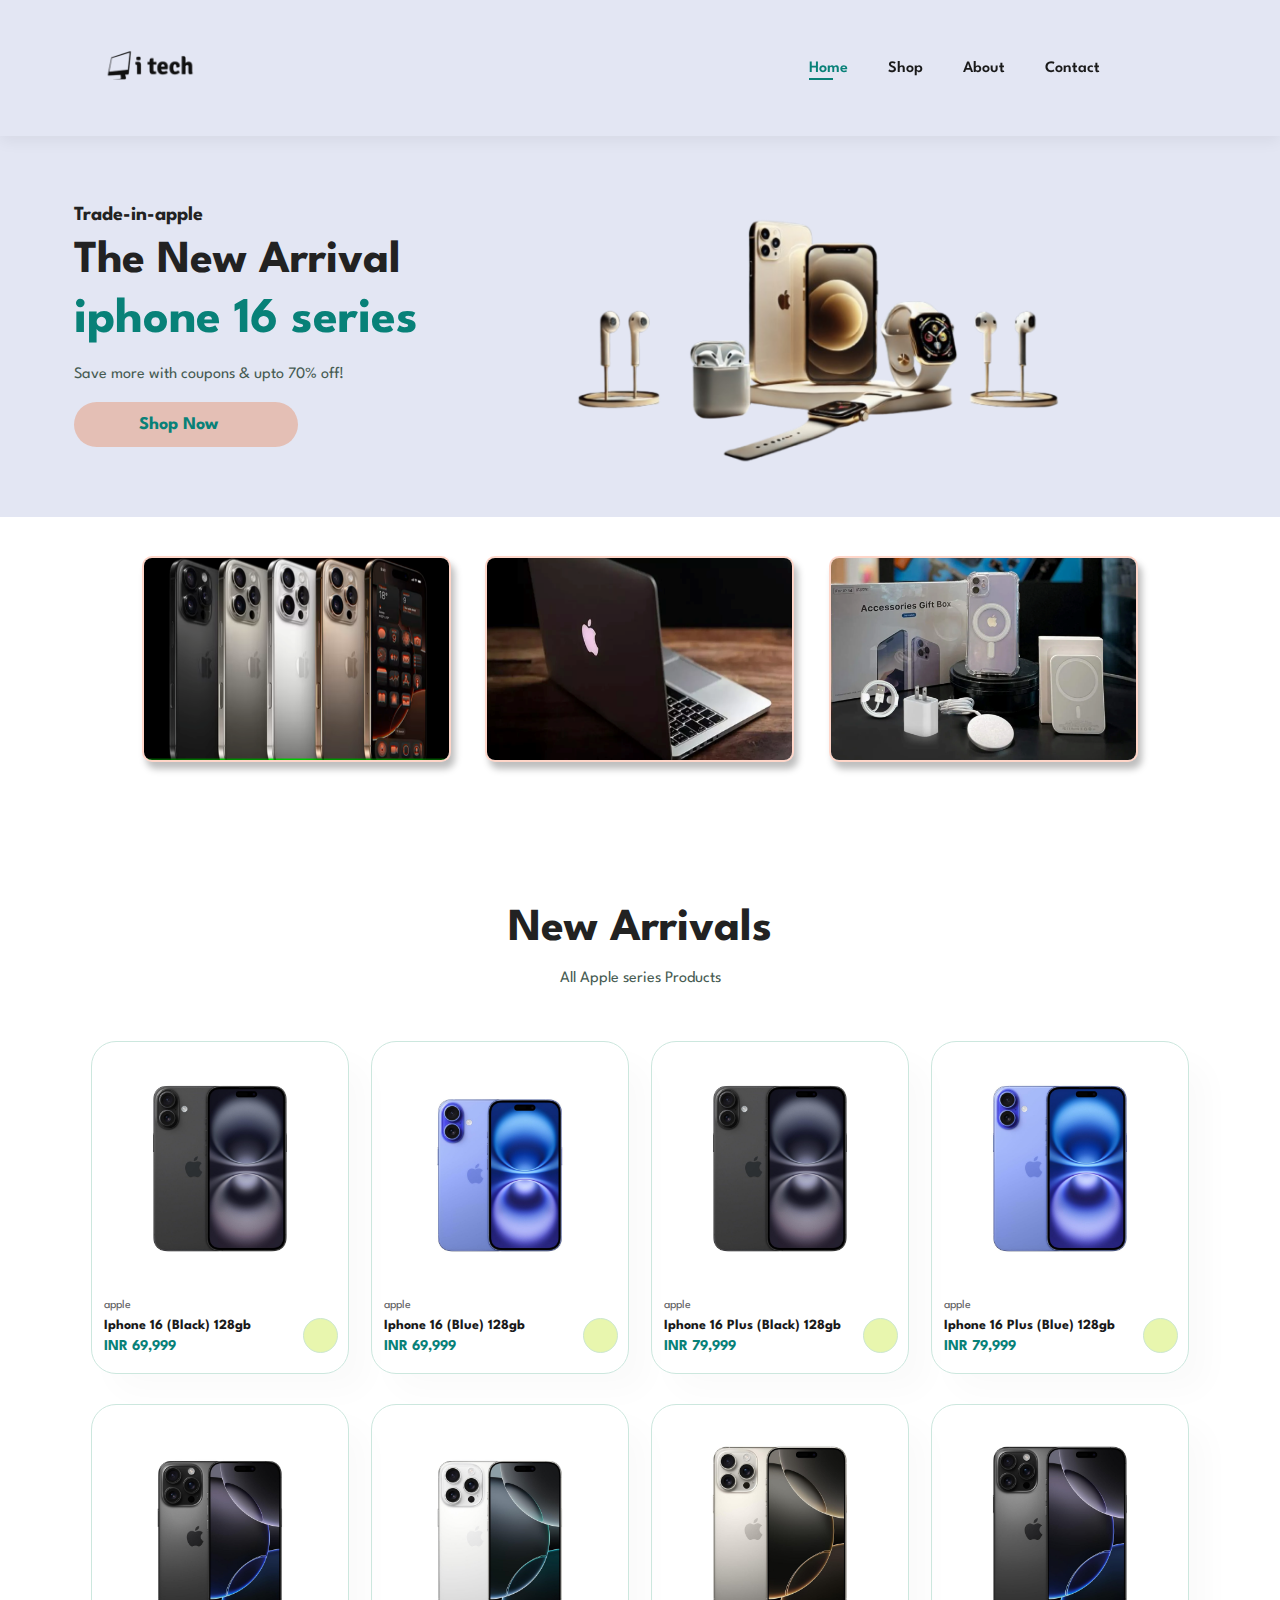
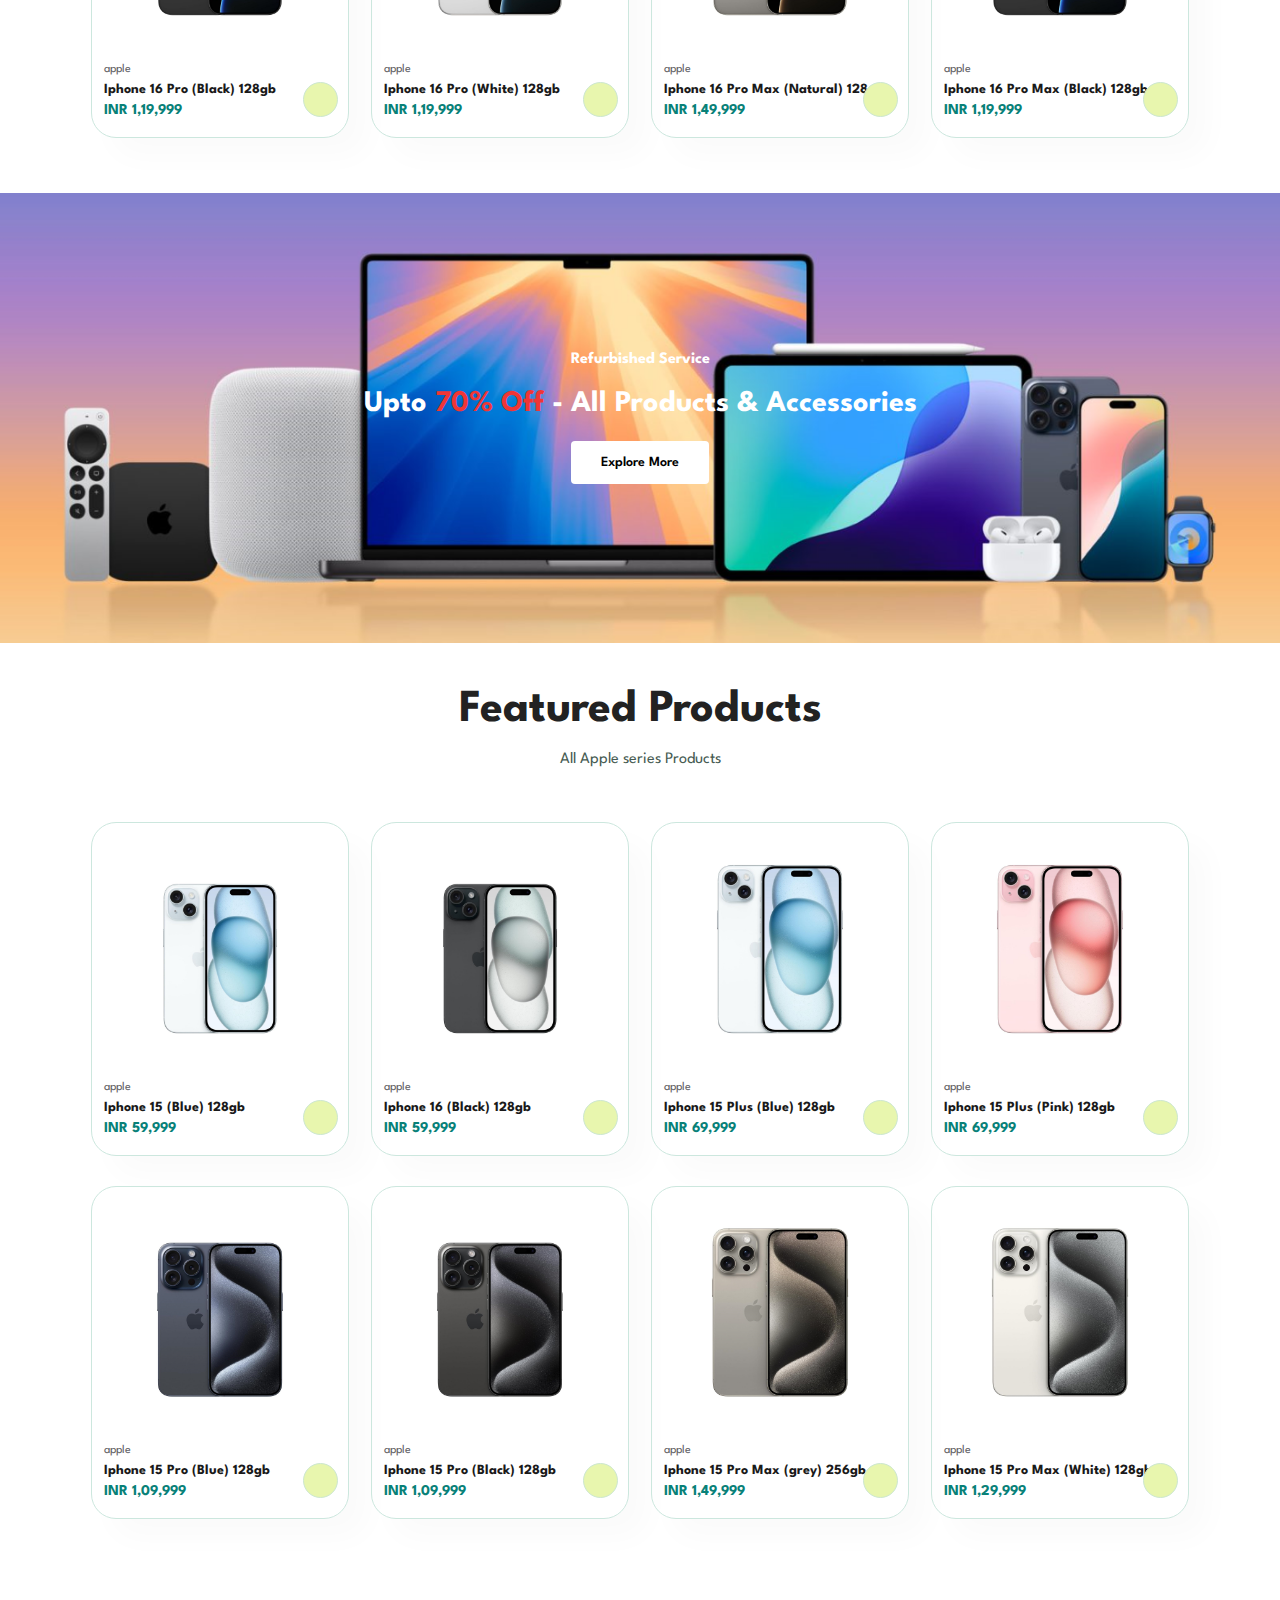
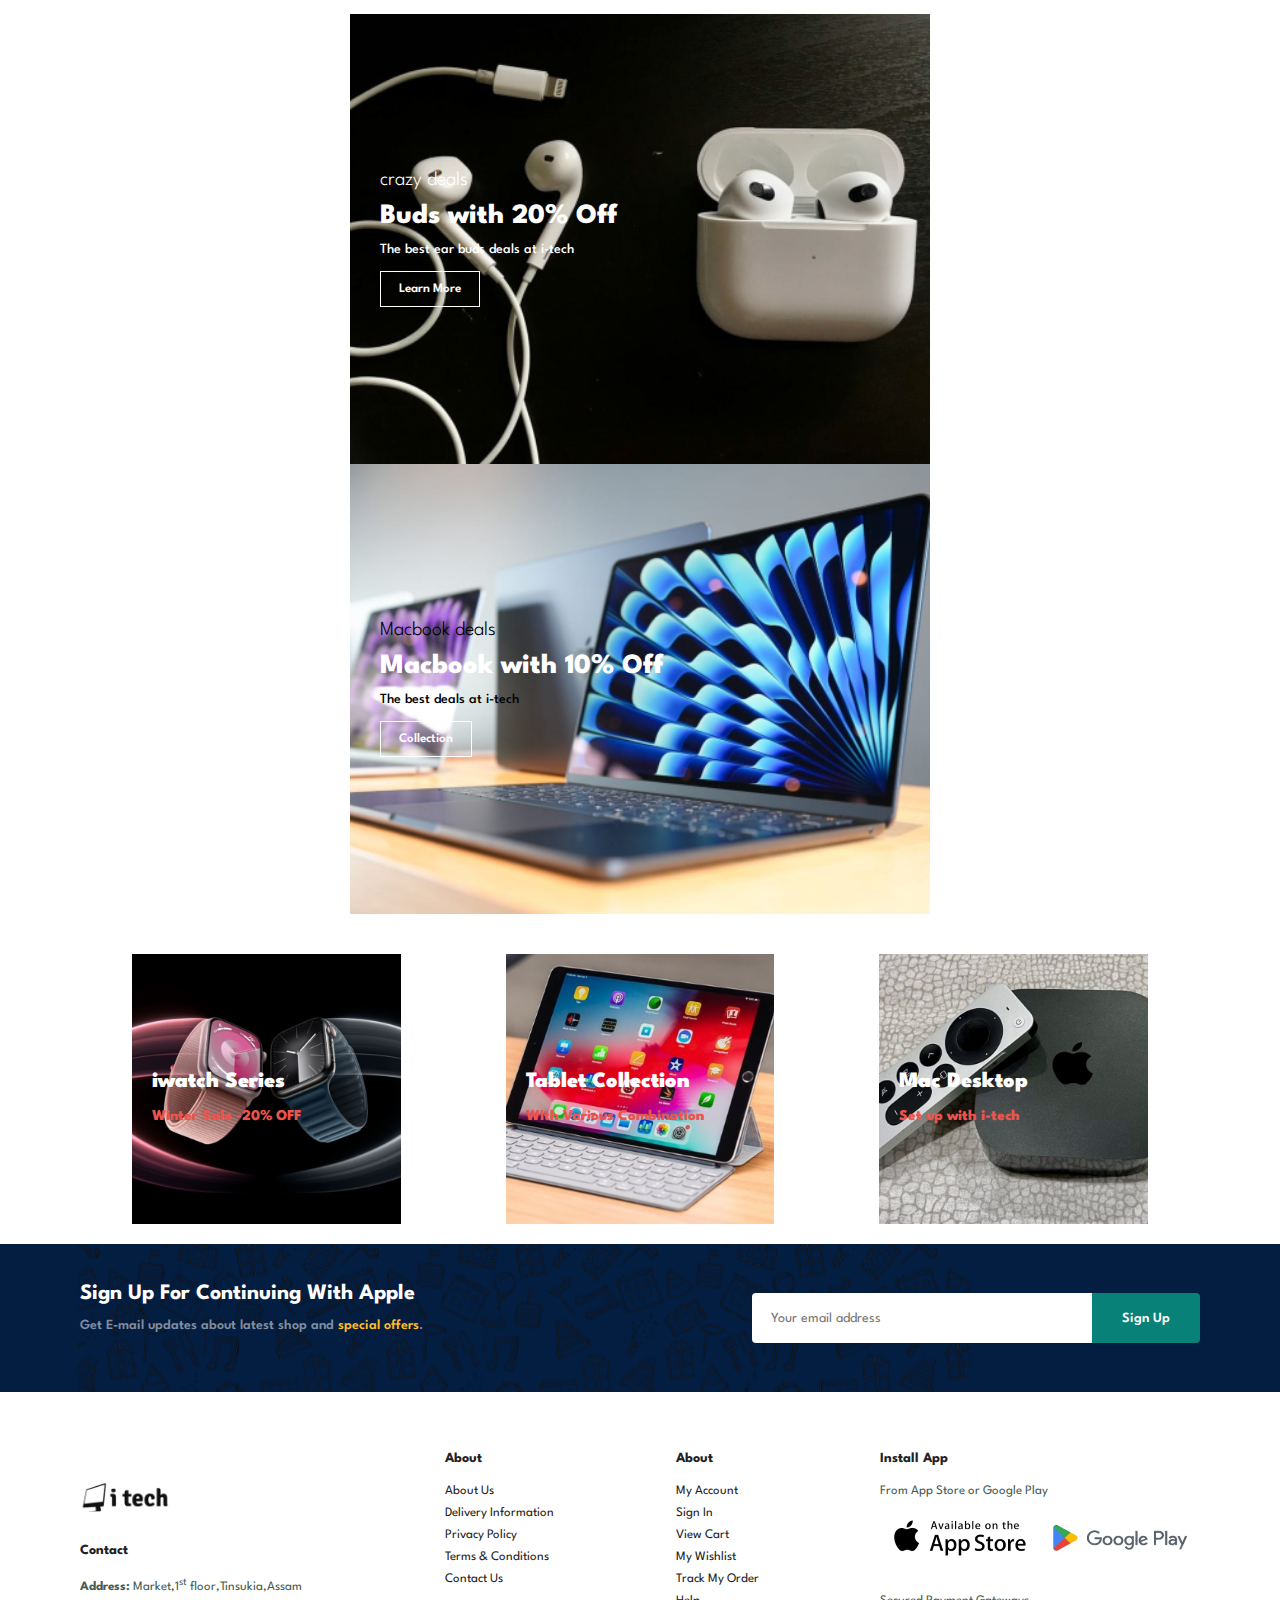
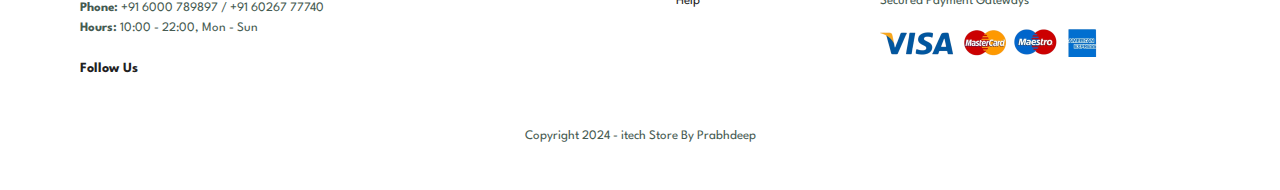
<file: ITECH apple resseller/index.html>
<!DOCTYPE html>
<html lang="en">
<head>
    <meta charset="UTF-8">
    <meta name="viewport" content="width=device-width, initial-scale=1.0">
    <title>i-tech Authorised apple reseller</title> 
    
    <link rel="stylesheet" href="https://cdnjs.cloudflare.com/ajax/libs/font-awesome/6.6.0/css/all.min.css" integrity="sha512-Kc323vGBEqzTmouAECnVceyQqyqdsSiqLQISBL29aUW4U/M7pSPA/gEUZQqv1cwx4OnYxTxve5UMg5GT6L4JJg==" crossorigin="anonymous" referrerpolicy="no-referrer"/>

    <link rel="stylesheet" href="style.css">
    
</head>
<body>

    <section id="header">
        <a href="#"> <img src="images/itech new.png" class="logo" width="140px"> </a>

        <div>
            <ul id="navbar">
                <li><a class="active" href="index.html">Home</a></li>
                <li><a href="shop.html">Shop</a></li>
                <li><a href="about.html">About</a></li>
                <li><a href="contact.html">Contact</a></li>
                <li><a href="login.html"><i class="fa-regular fa-user"></i></a></li>
                <li id="lg-bag"><a href="cart.html"><i class="fa-regular fa-heart"></i></a></li>
                <a href="#" id="close"><i class="fa-solid fa-xmark"></i></a>
            </ul>
        </div>
        <div id="mobile">
            <a href="cart.html"><i class="fa-regular fa-heart"></i></a>
            <i id="bar" class="fas fa-outdent"></i>
        </div>
    </section>

    <section id="hero">
        <div class="col-2">
            <h4>Trade-in-apple</h4>
            <h2>The New Arrival</h2>
            <h1>iphone 16 series</h1>
            <p>Save more with coupons & upto 70% off!</p>
            <button>Shop Now</button>
        </div>
        <div id="col-2">
            <img src="images/logo.all.png"> 
        </div>
    </section>

    <div class="categories">
        <div class="small-container">
        <div class="row">
            <div class="col-3">
                <a href="" class="feature"><img src="images/featured 1-.png"></a>
            </div>
            <div class="col-3">
                <a href="" class="feature"><img src="images/featured 2-.png"></a>
            </div>
            <div class="col-3">
                <a href=""class="feature" ><img src="images/featured 3-.png"></a>
            </div>
        </div>
    </div>
    </div>

    <section id="product1" class="section-p1">
        <h2>New Arrivals</h2>
        <p>All Apple series Products</p>
        <div class="pro-container">
            <div class="pro" onclick="window.location.href='sproduct.html';">
                <a href="sproduct.html" target="_blank"><img src="images/16 black.png" alt=""></a>
                <div class="des">
                    <span>apple</span>
                    <h5>Iphone 16 (Black) 128gb</h5>
                    <div class="star">
                        <i class="fa-solid fa-star"></i>
                        <i class="fa-solid fa-star"></i>
                        <i class="fa-solid fa-star"></i>
                        <i class="fa-solid fa-star"></i>
                        <i class="fa-regular fa-star-half-stroke"></i>
                    </div>
                    <h4>INR 69,999</h4>
                </div>
                <a href="#"><i class="fa-regular fa-heart cart"></i></a>
            </div>

            <div class="pro">
                <img src="images/16 blue.jpg" alt="">
                <div class="des">
                    <span>apple</span>
                    <h5>Iphone 16 (Blue) 128gb</h5>
                    <div class="star">
                        <i class="fa-solid fa-star"></i>
                        <i class="fa-solid fa-star"></i>
                        <i class="fa-solid fa-star"></i>
                        <i class="fa-regular fa-star-half-stroke"></i>
                        <i class="fa-regular fa-star-half-stroke"></i>
                    </div>
                    <h4>INR 69,999</h4>
                </div>
                <a href="#"><i class="fa-regular fa-heart cart"></i></a>
            </div>

            <div class="pro">
                <img src="images/16 plus.jpg" alt="">
                <div class="des">
                    <span>apple</span>
                    <h5>Iphone 16 Plus (Black) 128gb</h5>
                    <div class="star">
                        <i class="fa-solid fa-star"></i>
                        <i class="fa-solid fa-star"></i>
                        <i class="fa-solid fa-star"></i>
                        <i class="fa-solid fa-star"></i>
                        <i class="fa-regular fa-star-half-stroke"></i>
                    </div>
                    <h4>INR 79,999</h4>
                </div>
                <a href="#"><i class="fa-regular fa-heart cart"></i></a>
            </div>

            <div class="pro">
                <img src="images/16 plus blue.jpg" alt="">
                <div class="des">
                    <span>apple</span>
                    <h5>Iphone 16 Plus (Blue) 128gb</h5>
                    <div class="star">
                        <i class="fa-solid fa-star"></i>
                        <i class="fa-solid fa-star"></i>
                        <i class="fa-solid fa-star"></i>
                        <i class="fa-solid fa-star"></i>
                        <i class="fa-regular fa-star-half-stroke"></i>
                    </div>
                    <h4>INR 79,999</h4>
                </div>
                <a href="#"><i class="fa-regular fa-heart cart"></i></a>
            </div>

            <div class="pro">
                <img src="images/16 pro black.jpg" alt="">
                <div class="des">
                    <span>apple</span>
                    <h5>Iphone 16 Pro (Black) 128gb</h5>
                    <div class="star">
                        <i class="fa-solid fa-star"></i>
                        <i class="fa-solid fa-star"></i>
                        <i class="fa-solid fa-star"></i>
                        <i class="fa-solid fa-star"></i>
                        <i class="fa-regular fa-star-half-stroke"></i>
                    </div>
                    <h4>INR 1,19,999</h4>
                </div>
                <a href="#"><i class="fa-regular fa-heart cart"></i></a>
            </div>

            <div class="pro">
                <img src="images/16 pro white.png" alt="">
                <div class="des">
                    <span>apple</span>
                    <h5>Iphone 16 Pro (White) 128gb</h5>
                    <div class="star">
                        <i class="fa-solid fa-star"></i>
                        <i class="fa-solid fa-star"></i>
                        <i class="fa-solid fa-star"></i>
                        <i class="fa-solid fa-star"></i>
                        <i class="fa-regular fa-star-half-stroke"></i>
                    </div>
                    <h4>INR 1,19,999</h4>
                </div>
                <a href="#"><i class="fa-regular fa-heart cart"></i></a>
            </div>

            <div class="pro">
                <img src="images/16 pro max natural.jpg" alt="">
                <div class="des">
                    <span>apple</span>
                    <h5>Iphone 16 Pro Max (Natural) 128gb</h5>
                    <div class="star">
                        <i class="fa-solid fa-star"></i>
                        <i class="fa-solid fa-star"></i>
                        <i class="fa-solid fa-star"></i>
                        <i class="fa-solid fa-star"></i>
                        <i class="fa-regular fa-star-half-stroke"></i>
                    </div>
                    <h4>INR 1,49,999</h4>
                </div>
                <a href="#"><i class="fa-regular fa-heart cart"></i></a>
            </div>

            <div class="pro">
                <img src="images/16 pro max black.jpg" alt="">
                <div class="des">
                    <span>apple</span>
                    <h5>Iphone 16 Pro Max (Black) 128gb</h5>
                    <div class="star">
                        <i class="fa-solid fa-star"></i>
                        <i class="fa-solid fa-star"></i>
                        <i class="fa-solid fa-star"></i>
                        <i class="fa-solid fa-star"></i>
                        <i class="fa-regular fa-star-half-stroke"></i>
                    </div>
                    <h4>INR 1,19,999</h4>
                </div>
                <a href="#"><i class="fa-regular fa-heart cart"></i></a>
            </div>
        </div>
    </section>

    <section id="banner" class=".section-m1">
        <h4>Refurbished Service</h4>
        <h2>Upto <span>70% Off</span> - All Products & Accessories</h2>
        <button class="normal">Explore More</button>
    </section>

    <section id="product1" class="section-p1">
        <h2>Featured Products</h2>
        <p>All Apple series Products</p>
        <div class="pro-container">
            <div class="pro">
                <img src="images/15  blue.jpg" alt="">
                <div class="des">
                    <span>apple</span>
                    <h5>Iphone 15 (Blue) 128gb</h5>
                    <div class="star">
                        <i class="fa-solid fa-star"></i>
                        <i class="fa-solid fa-star"></i>
                        <i class="fa-solid fa-star"></i>
                        <i class="fa-regular fa-star-half-stroke"></i>
                        <i class="fa-regular fa-star-half-stroke"></i>
                    </div>
                    <h4>INR 59,999</h4>
                </div>
                <a href="#"><i class="fa-regular fa-heart cart"></i></a>
            </div>

            <div class="pro">
                <img src="images/15 black.jpg" alt="">
                <div class="des">
                    <span>apple</span>
                    <h5>Iphone 16 (Black) 128gb</h5>
                    <div class="star">
                        <i class="fa-solid fa-star"></i>
                        <i class="fa-solid fa-star"></i>
                        <i class="fa-solid fa-star"></i>
                        <i class="fa-regular fa-star-half-stroke"></i>
                        <i class="fa-regular fa-star-half-stroke"></i>
                    </div>
                    <h4>INR 59,999</h4>
                </div>
                <a href="#"><i class="fa-regular fa-heart cart"></i></a>
            </div>

            <div class="pro">
                <img src="images/15 plus blue.jpg" alt="">
                <div class="des">
                    <span>apple</span>
                    <h5>Iphone 15 Plus (Blue) 128gb</h5>
                    <div class="star">
                        <i class="fa-solid fa-star"></i>
                        <i class="fa-solid fa-star"></i>
                        <i class="fa-solid fa-star"></i>
                        <i class="fa-solid fa-star"></i>
                        <i class="fa-regular fa-star-half-stroke"></i>
                    </div>
                    <h4>INR 69,999</h4>
                </div>
                <a href="#"><i class="fa-regular fa-heart cart"></i></a>
            </div>

            <div class="pro">
                <img src="images/15 plus pink.jpg" alt="">
                <div class="des">
                    <span>apple</span>
                    <h5>Iphone 15 Plus (Pink) 128gb</h5>
                    <div class="star">
                        <i class="fa-solid fa-star"></i>
                        <i class="fa-solid fa-star"></i>
                        <i class="fa-solid fa-star"></i>
                        <i class="fa-regular fa-star-half-stroke"></i>
                        <i class="fa-regular fa-star"></i>
                    </div>
                    <h4>INR 69,999</h4>
                </div>
                <a href="#"><i class="fa-regular fa-heart cart"></i></a>
            </div>

            <div class="pro">
                <img src="images/15 pro blue.png" alt="">
                <div class="des">
                    <span>apple</span>
                    <h5>Iphone 15 Pro (Blue) 128gb</h5>
                    <div class="star">
                        <i class="fa-solid fa-star"></i>
                        <i class="fa-solid fa-star"></i>
                        <i class="fa-solid fa-star"></i>
                        <i class="fa-solid fa-star"></i>
                        <i class="fa-regular fa-star-half-stroke"></i>
                    </div>
                    <h4>INR 1,09,999</h4>
                </div>
                <a href="#"><i class="fa-regular fa-heart cart"></i></a>
            </div>

            <div class="pro">
                <img src="images/15 pro black.jpg" alt="">
                <div class="des">
                    <span>apple</span>
                    <h5>Iphone 15 Pro (Black) 128gb</h5>
                    <div class="star">
                        <i class="fa-solid fa-star"></i>
                        <i class="fa-solid fa-star"></i>
                        <i class="fa-solid fa-star"></i>
                        <i class="fa-solid fa-star"></i>
                        <i class="fa-regular fa-star-half-stroke"></i>
                    </div>
                    <h4>INR 1,09,999</h4>
                </div>
                <a href="#"><i class="fa-regular fa-heart cart"></i></a>
            </div>

            <div class="pro">
                <img src="images/15 pro max grey.png" alt="">
                <div class="des">
                    <span>apple</span>
                    <h5>Iphone 15 Pro Max (grey) 256gb</h5>
                    <div class="star">
                        <i class="fa-solid fa-star"></i>
                        <i class="fa-solid fa-star"></i>
                        <i class="fa-solid fa-star"></i>
                        <i class="fa-solid fa-star"></i>
                        <i class="fa-regular fa-star-half-stroke"></i>
                    </div>
                    <h4>INR 1,49,999</h4>
                </div>
                <a href="#"><i class="fa-regular fa-heart cart"></i></a>
            </div>

            <div class="pro">
                <img src="images/15 pro max white.jpg" alt="">
                <div class="des">
                    <span>apple</span>
                    <h5>Iphone 15 Pro Max (White) 128gb</h5>
                    <div class="star">
                        <i class="fa-solid fa-star"></i>
                        <i class="fa-solid fa-star"></i>
                        <i class="fa-solid fa-star"></i>
                        <i class="fa-solid fa-star"></i>
                        <i class="fa-regular fa-star-half-stroke"></i>
                    </div>
                    <h4>INR 1,29,999</h4>
                </div>
                <a href="#"><i class="fa-regular fa-heart cart"></i></a>
            </div>
        </div>
    </section>

    <section id="sm-banner" class="section-p1">
        <div class="banner-box">
            <h4>crazy deals</h4>
            <h2>Buds with 20% Off</h2>
            <span>The best ear buds deals at i-tech</span>
            <button class="white">Learn More</button>
        </div>

        <div class="banner-box banner-box2">
            <h4>Macbook deals</h4>
            <h2>Macbook with 10% Off</h2>
            <span>The best deals at i-tech</span>
            <button class="white">Collection</button>
        </div>
    </section>

    <section id="banner3">
        <div class="banner-box">
            <h2>iwatch Series</h2>
            <h3>Winter Sale -20% OFF</h3>
        </div>

        <div class="banner-box banner-box2">
            <h2>Tablet Collection</h2>
            <h3>With Various Combination</h3>
        </div>

        <div class="banner-box banner-box3">
            <h2>Mac Desktop</h2>
            <h3>Set up with i-tech</h3>
        </div>
    </section>

    <section id="newsletter" class="section-p1">
        <div class="newstext">
            <h4>Sign Up For Continuing With Apple</h4>
            <p>Get E-mail updates about latest shop and <span>special offers</span>.</p>
        </div>
        <div class="form">
            <input type="text" placeholder="Your email address">
            <button class="normal">Sign Up</button>
        </div>
    </section>

    <footer class="section-p1">
        <div class="col">
            <img src="images/itech new.png" width="140px" alt="">
            <h4>Contact</h4>
            <p><strong>Address:</strong> Market,1<sup>st</sup> floor,Tinsukia,Assam</p>
            <p><strong>Phone:</strong> +91 6000 789897 / +91 60267 77740</p>
            <p><strong>Hours:</strong>  10:00 - 22:00, Mon - Sun</p>
            <div class="follow">
                <h4>Follow Us</h4>
                <div class="icon">
                    <a href="#"><i class="fa-brands fa-facebook-f"></i></a>
                    <a href="#"><i class="fa-brands fa-twitter"></i></a>
                    <a href="#"><i class="fa-brands fa-instagram"></i></a>
                    <a href="#"><i class="fa-brands fa-github"></i></a>
                    <a href="#"><i class="fa-brands fa-youtube"></i></a>
                </div>
            </div>
        </div>

        <div class="col">
            <h4>About</h4>
            <a href="#">About Us</a>
            <a href="#">Delivery Information</a>
            <a href="#">Privacy Policy</a>
            <a href="#">Terms & Conditions</a>
            <a href="#">Contact Us</a>
        </div>

        <div class="col">
            <h4>About</h4>
            <a href="#">My Account</a>
            <a href="#">Sign In</a>
            <a href="#">View Cart</a>
            <a href="#">My Wishlist</a>
            <a href="#">Track My Order</a>
            <a href="#">Help</a>
        </div>

        <div class="col install">
             <h4>Install App</h4>
             <p>From App Store or Google Play</p>
             <div class="row">
                <img src="images/apple_logo-removebg-preview.png" alt="">
                <img src="images/google play.png" alt="">
             </div>
             <p>Secured Payment Gateways</p>
             <img src="images/cards.png" alt="">
        </div>
    
        <div class="copyright">
            <p>Copyright 2024 - itech Store  By Prabhdeep</p>
        </div> 
    </footer>

    
    <script src="myscript.js"></script>
</body>
</html>
</file>
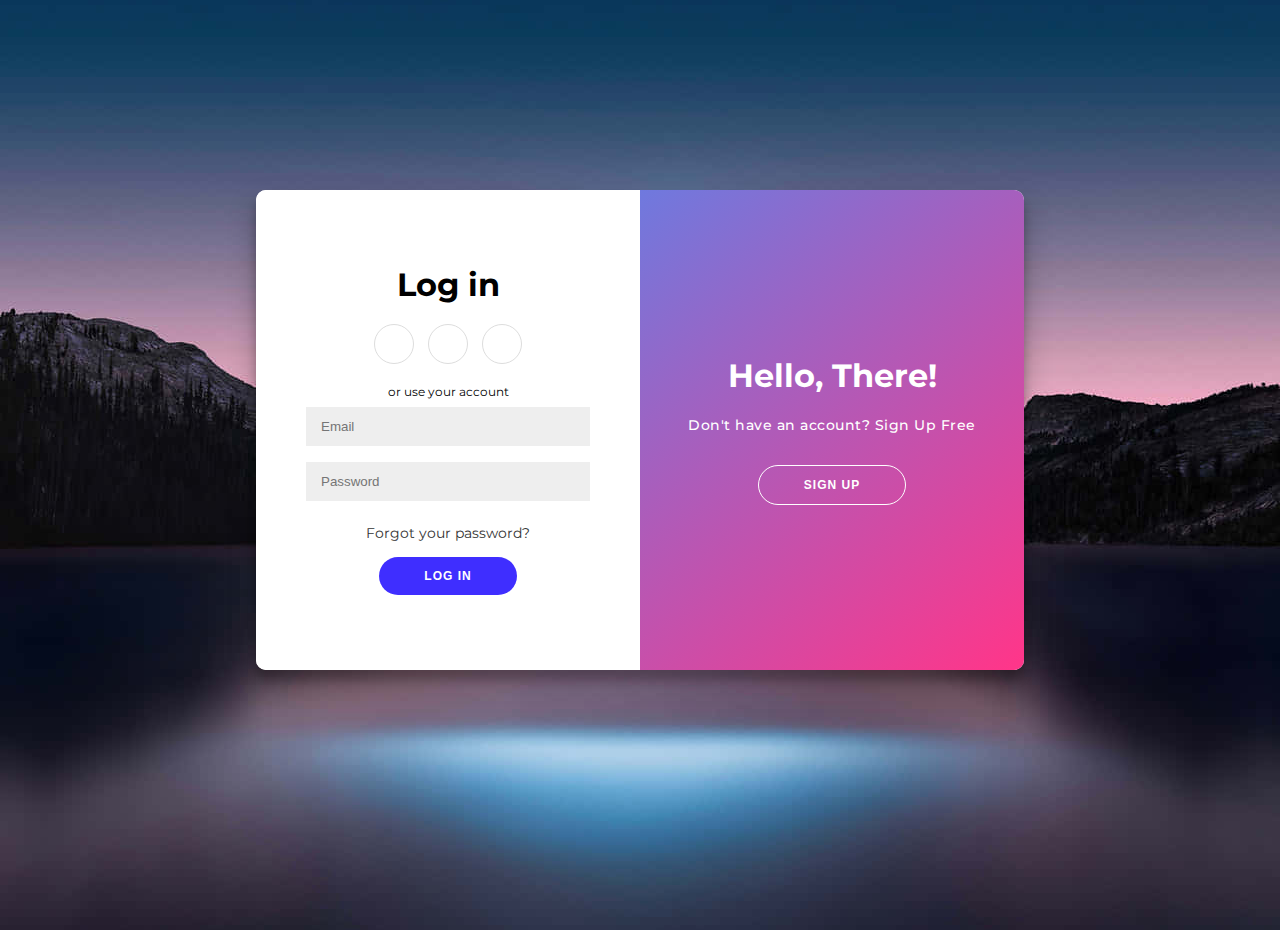
<file: ITECH apple resseller/login.html>
<!DOCTYPE html>
<html lang="en">

<head>
    <meta charset="UTF-8">
    <meta http-equiv="X-UA-Compatible" content="IE=edge">
    <meta name="viewport" content="width=device-width, initial-scale=1.0">
    <title>Document</title>
    <link rel="stylesheet" href="https://cdnjs.cloudflare.com/ajax/libs/font-awesome/6.2.0/css/all.min.css"
        integrity="sha512-xh6O/CkQoPOWDdYTDqeRdPCVd1SpvCA9XXcUnZS2FmJNp1coAFzvtCN9BmamE+4aHK8yyUHUSCcJHgXloTyT2A=="
        crossorigin="anonymous" referrerpolicy="no-referrer" />
    <link rel="stylesheet" href="login.style.css">
</head>

<body>

    <div class="container" id="container">
        <div class="form-container sign-up-container">
            <form action="#">
                <h1>Create Account</h1>
                <div class="social-container">
                    <a href="#" class="social"><i class="fab fa-facebook-f"></i></a>
                    <a href="#" class="social"><i class="fab fa-google-plus-g"></i></a>
                    <a href="#" class="social"><i class="fab fa-linkedin-in"></i></a>
                </div>
                <span>or use your email for registration</span>
                <input type="text" placeholder="Name" />
                <input type="email" placeholder="Email" />
                <input type="password" placeholder="Password" />
                <button>Sign Up</button>
            </form>
        </div>
        <div class="form-container log-in-container">
            <form action="#">
                <h1>Log in</h1>
                <div class="social-container">
                    <a href="#" class="social"><i class="fab fa-facebook-f"></i></a>
                    <a href="#" class="social"><i class="fab fa-google-plus-g"></i></a>
                    <a href="#" class="social"><i class="fab fa-linkedin-in"></i></a>
                </div>
                <span>or use your account</span>
                <input type="email" placeholder="Email" />
                <input type="password" placeholder="Password" />
                <a href="#">Forgot your password?</a>
                <button>Log In</button>
            </form>
        </div>
        <div class="overlay-container">
            <div class="overlay">
                <div class="overlay-panel overlay-left">
                    <h1>Welcome Back!</h1>
                    <p>Already have an account? Log In</p>
                    <button class="ghost" id="logIn">Log In</button>
                </div>
                <div class="overlay-panel overlay-right">
                    <h1>Hello, There!</h1>
                    <p>Don't have an account? Sign Up Free</p>
                    <button class="ghost" id="signUp">Sign Up</button>
                </div>
            </div>
        </div>
    </div>


    <script src="login.js"></script>
</body>

</html>
</file>
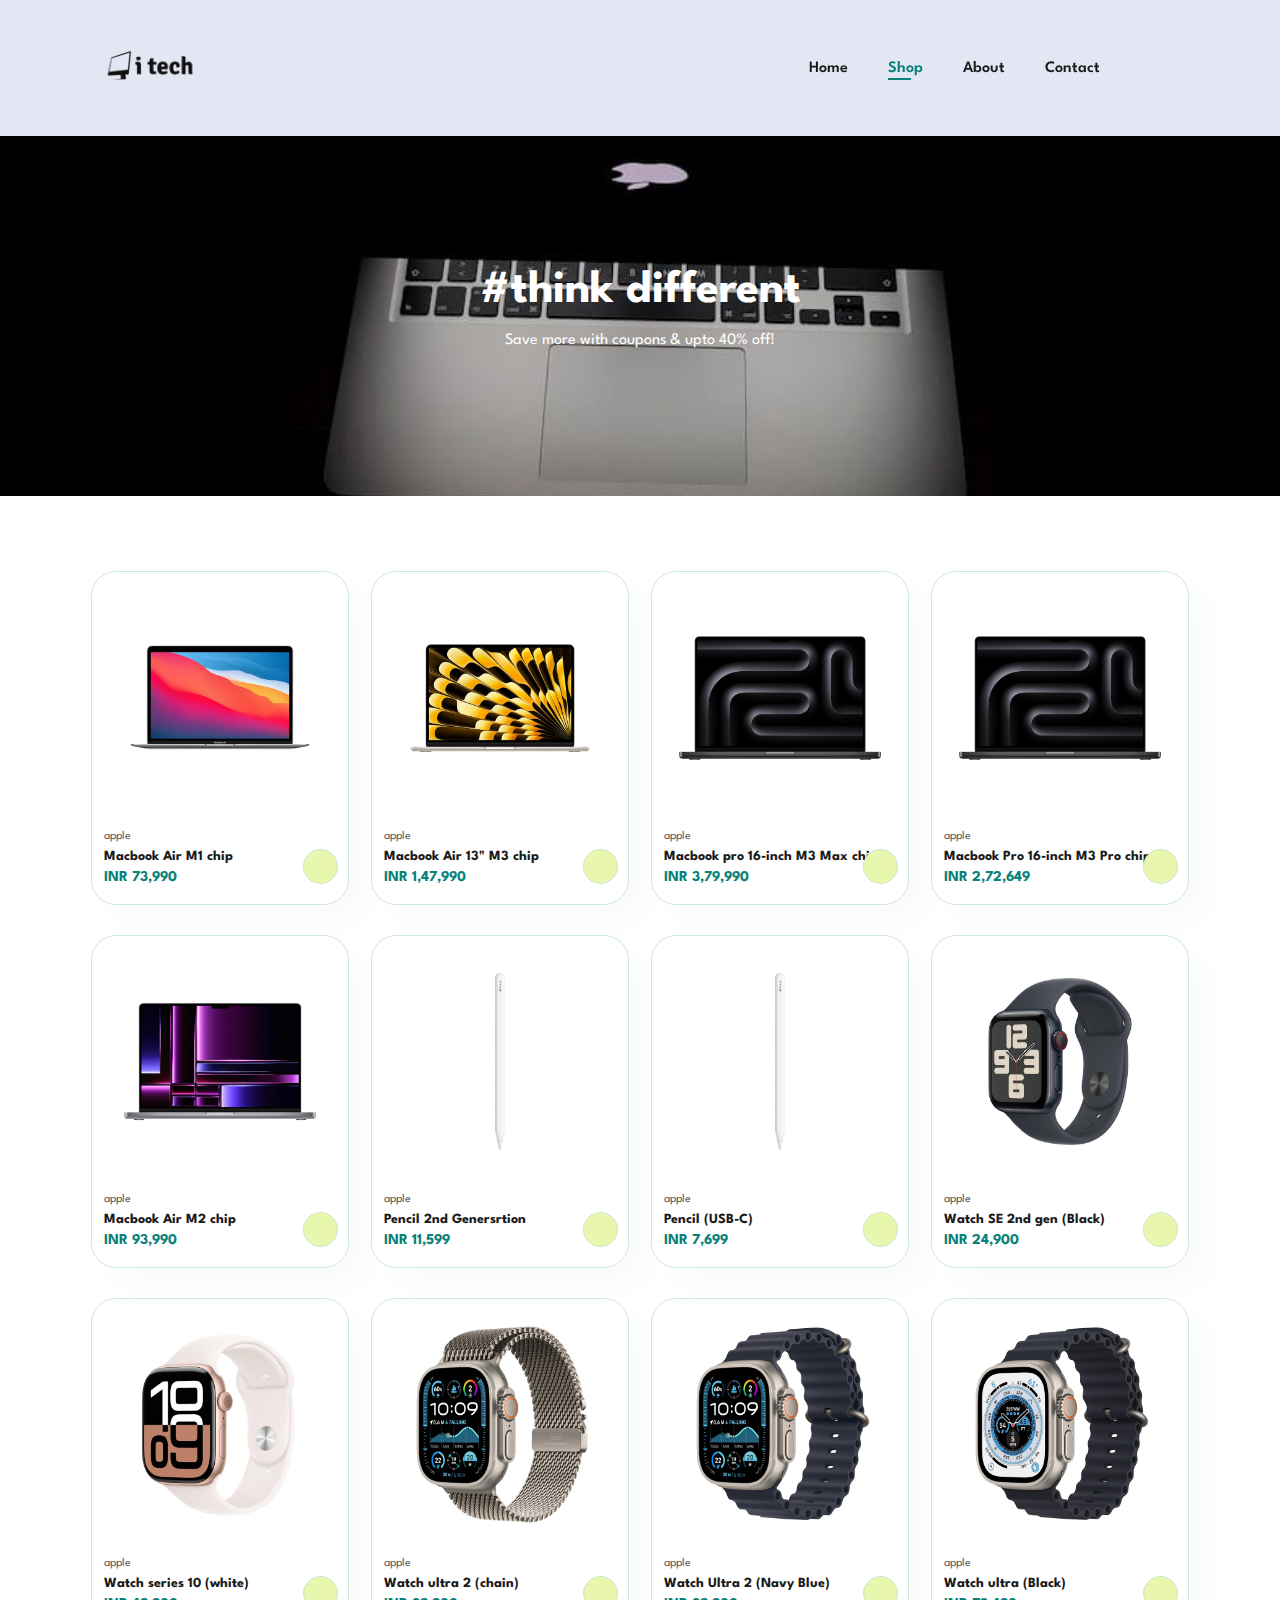
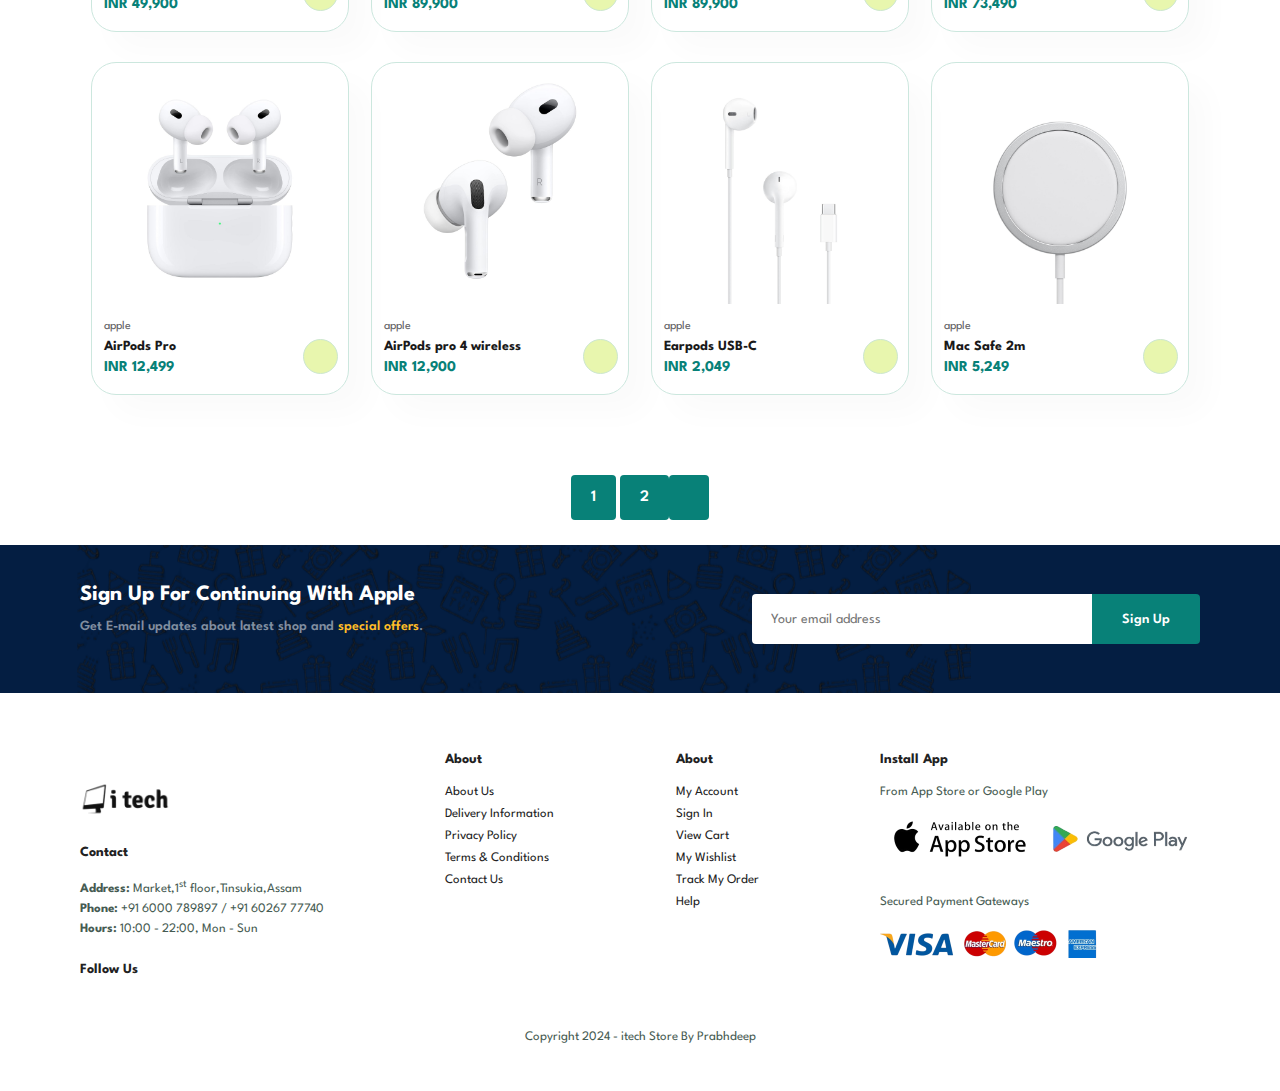
<file: ITECH apple resseller/shop.html>
<!DOCTYPE html>
<html lang="en">
<head>
    <meta charset="UTF-8">
    <meta name="viewport" content="width=device-width, initial-scale=1.0">
    <title>i-tech Authorised apple reseller</title> 
    
    <link rel="stylesheet" href="https://cdnjs.cloudflare.com/ajax/libs/font-awesome/6.6.0/css/all.min.css" integrity="sha512-Kc323vGBEqzTmouAECnVceyQqyqdsSiqLQISBL29aUW4U/M7pSPA/gEUZQqv1cwx4OnYxTxve5UMg5GT6L4JJg==" crossorigin="anonymous" referrerpolicy="no-referrer"/>

    <link rel="stylesheet" href="style.css">
    
</head>
<body>

    <section id="header">
        <a href="#"> <img src="images/itech new.png" class="logo" width="140px"> </a>

        <div>
            <ul id="navbar">
                <li><a  href="index.html">Home</a></li>
                <li><a class="active" href="shop.html">Shop</a></li>
                <li><a href="about.html">About</a></li>
                <li><a href="contact.html">Contact</a></li>
                <li><a href="login.html"><i class="fa-regular fa-user"></i></a></li>
                <li id="lg-bag"><a href="cart.html"><i class="fa-regular fa-heart"></i></a></li>
                <a href="#" id="close"><i class="fa-solid fa-xmark"></i></a>
            </ul>
        </div>
        <div id="mobile">
            <a href="cart.html"><i class="fa-regular fa-heart"></i></a>
            <i id="bar" class="fas fa-outdent"></i>
        </div>
    </section>

    <section id="page-header">
            <h2>#think different</h2>
            <p>Save more with coupons & upto 40% off!</p>
    </section>


    <section id="product1" class="section-p1">
        <div class="pro-container">
            <div class="pro">
                <img src="images/macbook air m1.jpg" alt="">
                <div class="des">
                    <span>apple</span>
                    <h5>Macbook Air M1 chip</h5>
                    <div class="star">
                        <i class="fa-solid fa-star"></i>
                        <i class="fa-solid fa-star"></i>
                        <i class="fa-solid fa-star"></i>
                        <i class="fa-solid fa-star"></i>
                        <i class="fa-regular fa-star-half-stroke"></i>
                    </div>
                    <h4>INR 73,990</h4>
                </div>
                <a href="#"><i class="fa-regular fa-heart cart"></i></a>
            </div>

            <div class="pro">
                <img src="images/macbook air 13 m3.jpg" alt="">
                <div class="des">
                    <span>apple</span>
                    <h5>Macbook Air 13" M3 chip</h5>
                    <div class="star">
                        <i class="fa-solid fa-star"></i>
                        <i class="fa-solid fa-star"></i>
                        <i class="fa-solid fa-star"></i>
                        <i class="fa-regular fa-star-half-stroke"></i>
                        <i class="fa-regular fa-star-half-stroke"></i>
                    </div>
                    <h4>INR 1,47,990</h4>
                </div>
                <a href="#"><i class="fa-regular fa-heart cart"></i></a>
            </div>

            <div class="pro">
                <img src="images/macbook pro 16 inch 40 core.jpg" alt="">
                <div class="des">
                    <span>apple</span>
                    <h5>Macbook pro 16-inch M3 Max chip</h5>
                    <div class="star">
                        <i class="fa-solid fa-star"></i>
                        <i class="fa-solid fa-star"></i>
                        <i class="fa-solid fa-star"></i>
                        <i class="fa-solid fa-star"></i>
                        <i class="fa-regular fa-star-half-stroke"></i>
                    </div>
                    <h4>INR 3,79,990</h4>
                </div>
                <a href="#"><i class="fa-regular fa-heart cart"></i></a>
            </div>

            <div class="pro">
                <img src="images/macbook pro 16 inch 40 core.jpg" alt="">
                <div class="des">
                    <span>apple</span>
                    <h5>Macbook Pro 16-inch M3 Pro chip</h5>
                    <div class="star">
                        <i class="fa-solid fa-star"></i>
                        <i class="fa-solid fa-star"></i>
                        <i class="fa-solid fa-star"></i>
                        <i class="fa-solid fa-star"></i>
                        <i class="fa-regular fa-star-half-stroke"></i>
                    </div>
                    <h4>INR 2,72,649</h4>
                </div>
                <a href="#"><i class="fa-regular fa-heart cart"></i></a>
            </div>

            <div class="pro">
                <img src="images/macbook pro m2.jpg" alt="">
                <div class="des">
                    <span>apple</span>
                    <h5>Macbook Air M2 chip</h5>
                    <div class="star">
                        <i class="fa-solid fa-star"></i>
                        <i class="fa-solid fa-star"></i>
                        <i class="fa-solid fa-star"></i>
                        <i class="fa-solid fa-star"></i>
                        <i class="fa-regular fa-star-half-stroke"></i>
                    </div>
                    <h4>INR 93,990</h4>
                </div>
                <a href="#"><i class="fa-regular fa-heart cart"></i></a>
            </div>

            <div class="pro">
                <img src="images/ipencil--.png" alt="">
                <div class="des">
                    <span>apple</span>
                    <h5>Pencil 2nd Genersrtion</h5>
                    <div class="star">
                        <i class="fa-solid fa-star"></i>
                        <i class="fa-solid fa-star"></i>
                        <i class="fa-solid fa-star"></i>
                        <i class="fa-solid fa-star"></i>
                        <i class="fa-regular fa-star-half-stroke"></i>
                    </div>
                    <h4>INR 11,599</h4>
                </div>
                <a href="#"><i class="fa-regular fa-heart cart"></i></a>
            </div>

            <div class="pro">
                <img src="images/ipencil--.png" alt="">
                <div class="des">
                    <span>apple</span>
                    <h5>Pencil (USB-C)</h5>
                    <div class="star">
                        <i class="fa-solid fa-star"></i>
                        <i class="fa-solid fa-star"></i>
                        <i class="fa-solid fa-star"></i>
                        <i class="fa-solid fa-star"></i>
                        <i class="fa-regular fa-star-half-stroke"></i>
                    </div>
                    <h4>INR 7,699</h4>
                </div>
                <a href="#"><i class="fa-regular fa-heart cart"></i></a>
            </div>

            <div class="pro">
                <img src="images/watch se 2nd gen black.jpg" alt="">
                <div class="des">
                    <span>apple</span>
                    <h5>Watch SE 2nd gen (Black)</h5>
                    <div class="star">
                        <i class="fa-solid fa-star"></i>
                        <i class="fa-solid fa-star"></i>
                        <i class="fa-solid fa-star"></i>
                        <i class="fa-solid fa-star"></i>
                        <i class="fa-regular fa-star-half-stroke"></i>
                    </div>
                    <h4>INR 24,900</h4>
                </div>
                <a href="#"><i class="fa-regular fa-heart cart"></i></a>
            </div>
        
            <div class="pro">
                <img src="images/watch series 10 white.jpg" alt="">
                <div class="des">
                    <span>apple</span>
                    <h5>Watch series 10 (white)</h5>
                    <div class="star">
                        <i class="fa-solid fa-star"></i>
                        <i class="fa-solid fa-star"></i>
                        <i class="fa-solid fa-star"></i>
                        <i class="fa-regular fa-star-half-stroke"></i>
                        <i class="fa-regular fa-star-half-stroke"></i>
                    </div>
                    <h4>INR 49,900</h4>
                </div>
                <a href="#"><i class="fa-regular fa-heart cart"></i></a>
            </div>

            <div class="pro">
                <img src="images/watch ultra 2 chain.jpg" alt="">
                <div class="des">
                    <span>apple</span>
                    <h5>Watch ultra 2 (chain)</h5>
                    <div class="star">
                        <i class="fa-solid fa-star"></i>
                        <i class="fa-solid fa-star"></i>
                        <i class="fa-solid fa-star"></i>
                        <i class="fa-regular fa-star-half-stroke"></i>
                        <i class="fa-regular fa-star-half-stroke"></i>
                    </div>
                    <h4>INR 89,900</h4>
                </div>
                <a href="#"><i class="fa-regular fa-heart cart"></i></a>
            </div>

            <div class="pro">
                <img src="images/watch ultra 2 navy blue.jpg" alt="">
                <div class="des">
                    <span>apple</span>
                    <h5>Watch Ultra 2 (Navy Blue)</h5>
                    <div class="star">
                        <i class="fa-solid fa-star"></i>
                        <i class="fa-solid fa-star"></i>
                        <i class="fa-solid fa-star"></i>
                        <i class="fa-solid fa-star"></i>
                        <i class="fa-regular fa-star-half-stroke"></i>
                    </div>
                    <h4>INR 89,900</h4>
                </div>
                <a href="#"><i class="fa-regular fa-heart cart"></i></a>
            </div>

            <div class="pro">
                <img src="images/watch ultra black.jpg" alt="">
                <div class="des">
                    <span>apple</span>
                    <h5>Watch ultra (Black)</h5>
                    <div class="star">
                        <i class="fa-solid fa-star"></i>
                        <i class="fa-solid fa-star"></i>
                        <i class="fa-solid fa-star"></i>
                        <i class="fa-regular fa-star-half-stroke"></i>
                        <i class="fa-regular fa-star"></i>
                    </div>
                    <h4>INR 73,490</h4>
                </div>
                <a href="#"><i class="fa-regular fa-heart cart"></i></a>
            </div>

            <div class="pro">
                <img src="images/buds pro--.png" alt="">
                <div class="des">
                    <span>apple</span>
                    <h5>AirPods Pro</h5>
                    <div class="star">
                        <i class="fa-solid fa-star"></i>
                        <i class="fa-solid fa-star"></i>
                        <i class="fa-solid fa-star"></i>
                        <i class="fa-regular fa-star-half-stroke"></i>
                        <i class="fa-regular fa-star"></i>
                    </div>
                    <h4>INR 12,499</h4>
                </div>
                <a href="#"><i class="fa-regular fa-heart cart"></i></a>
            </div>

            <div class="pro">
                <img src="images/airpods pro 4 wireless.jpg" alt="">
                <div class="des">
                    <span>apple</span>
                    <h5>AirPods pro 4 wireless</h5>
                    <div class ="star">
                        <i class="fa-solid fa-star"></i>
                        <i class="fa-solid fa-star"></i>
                        <i class="fa-solid fa-star"></i>
                        <i class="fa-solid fa-star"></i>
                        <i class="fa-regular fa-star-half-stroke"></i>
                    </div>
                    <h4>INR 12,900</h4>
                </div>
                <a href="#"><i class="fa-regular fa-heart cart"></i></a>
            </div>

            <div class="pro">
                <img src="images/apple earpods usb c.jpg" alt="">
                <div class="des">
                    <span>apple</span>
                    <h5>Earpods USB-C</h5>
                    <div class="star">
                        <i class="fa-solid fa-star"></i>
                        <i class="fa-solid fa-star"></i>
                        <i class="fa-solid fa-star"></i>
                        <i class="fa-solid fa-star"></i>
                        <i class="fa-regular fa-star-half-stroke"></i>
                    </div>
                    <h4>INR 2,049</h4>
                </div>
                <a href="#"><i class="fa-regular fa-heart cart"></i></a>
            </div>

            <div class="pro">
                <img src="images/macsafe--.png" alt="">
                <div class="des">
                    <span>apple</span>
                    <h5>Mac Safe 2m</h5>
                    <div class="star">
                        <i class="fa-solid fa-star"></i>
                        <i class="fa-solid fa-star"></i>
                        <i class="fa-solid fa-star"></i>
                        <i class="fa-solid fa-star"></i>
                        <i class="fa-regular fa-star-half-stroke"></i>
                    </div>
                    <h4>INR 5,249</h4>
                </div>
                <a href="#"><i class="fa-regular fa-heart cart"></i></a>
            </div>
        </div>
    </section>

    <section id="pagination" class="section-p1">
        <a href="shop.html">1</a>
        <a href="#">2</a>
        <a href="#"><i class="fa-solid fa-arrow-right"></i></a>
    </section>


    <section id="newsletter" class="section-p1">
        <div class="newstext">
            <h4>Sign Up For Continuing With Apple</h4>
            <p>Get E-mail updates about latest shop and <span>special offers</span>.</p>
        </div>
        <div class="form">
            <input type="text" placeholder="Your email address">
            <button class="normal">Sign Up</button>
        </div>
    </section>

    <footer class="section-p1">
        <div class="col">
            <img src="images/itech new.png" width="140px" alt="">
            <h4>Contact</h4>
            <p><strong>Address:</strong> Market,1<sup>st</sup> floor,Tinsukia,Assam</p>
            <p><strong>Phone:</strong> +91 6000 789897 / +91 60267 77740</p>
            <p><strong>Hours:</strong>  10:00 - 22:00, Mon - Sun</p>
            <div class="follow">
                <h4>Follow Us</h4>
                <div class="icon">
                    <a href="#"><i class="fa-brands fa-facebook-f"></i></a>
                    <a href="#"><i class="fa-brands fa-twitter"></i></a>
                    <a href="#"><i class="fa-brands fa-instagram"></i></a>
                    <a href="#"><i class="fa-brands fa-github"></i></a>
                    <a href="#"><i class="fa-brands fa-youtube"></i></a>
                </div>
            </div>
        </div>

        <div class="col">
            <h4>About</h4>
            <a href="#">About Us</a>
            <a href="#">Delivery Information</a>
            <a href="#">Privacy Policy</a>
            <a href="#">Terms & Conditions</a>
            <a href="#">Contact Us</a>
        </div>

        <div class="col">
            <h4>About</h4>
            <a href="#">My Account</a>
            <a href="#">Sign In</a>
            <a href="#">View Cart</a>
            <a href="#">My Wishlist</a>
            <a href="#">Track My Order</a>
            <a href="#">Help</a>
        </div>

        <div class="col install">
             <h4>Install App</h4>
             <p>From App Store or Google Play</p>
             <div class="row">
                <img src="images/apple_logo-removebg-preview.png" alt="">
                <img src="images/google play.png" alt="">
             </div>
             <p>Secured Payment Gateways</p>
             <img src="images/cards.png" alt="">
        </div>
    
        <div class="copyright">
            <p>Copyright 2024 - itech Store  By Prabhdeep</p>
        </div> 
    </footer>

    
    <script src="myscript.js"></script>
</body>
</html>
</file>
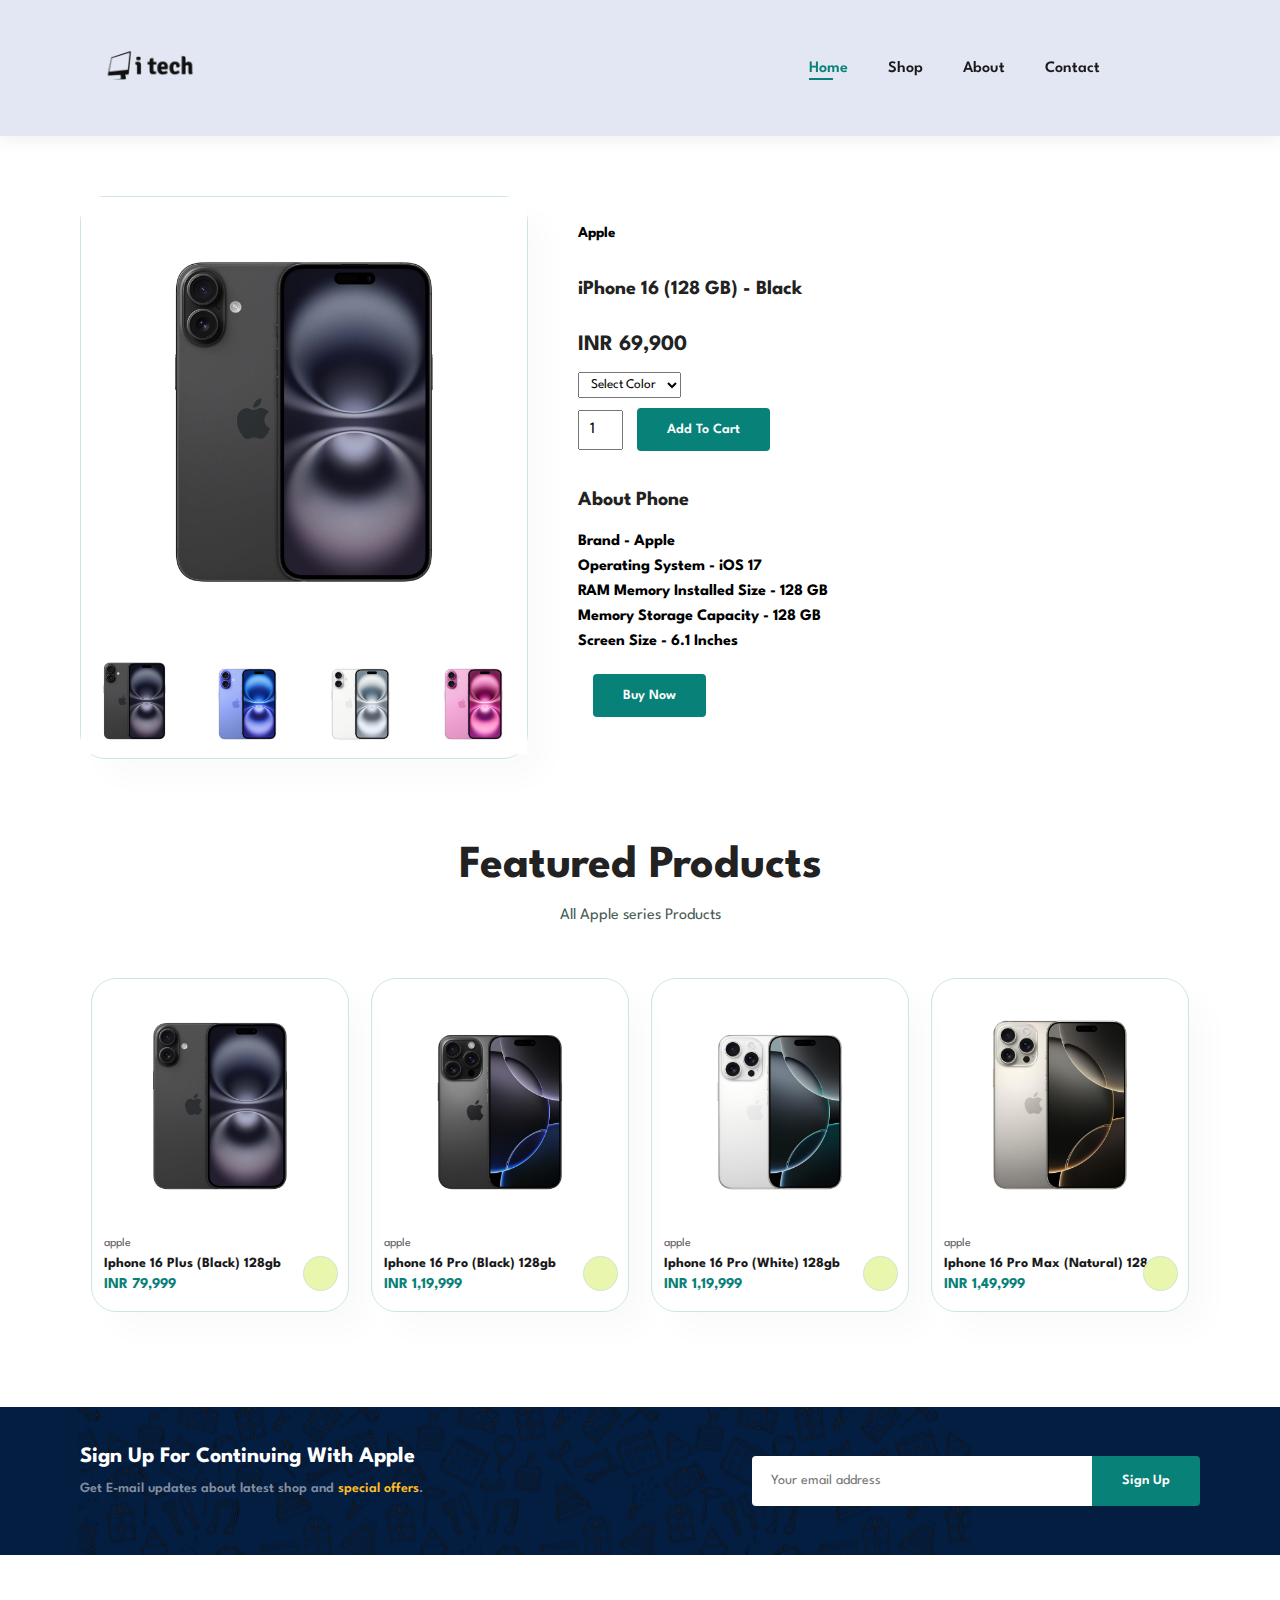
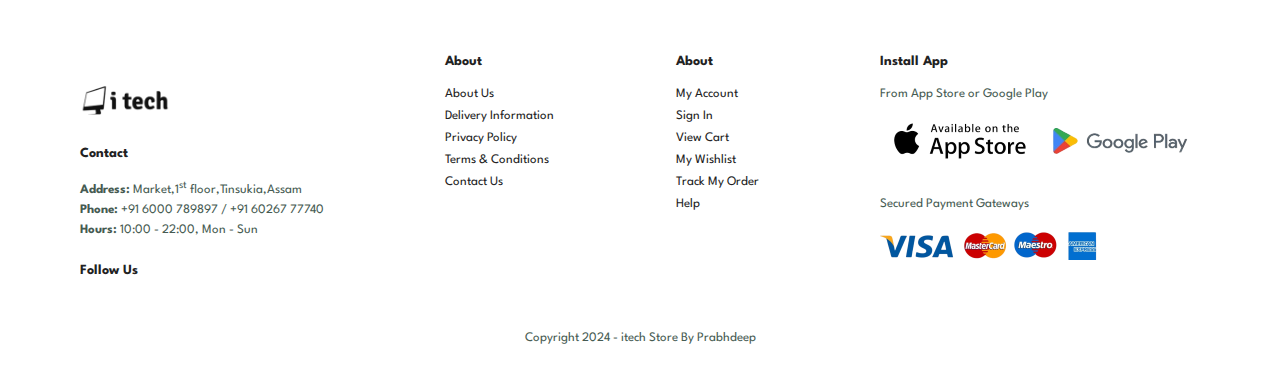
<file: ITECH apple resseller/sproduct.html>
<!DOCTYPE html>
<html lang="en">
<head>
    <meta charset="UTF-8">
    <meta name="viewport" content="width=device-width, initial-scale=1.0">
    <title>i-tech Authorised apple reseller</title> 
    
    <link rel="stylesheet" href="https://cdnjs.cloudflare.com/ajax/libs/font-awesome/6.6.0/css/all.min.css" integrity="sha512-Kc323vGBEqzTmouAECnVceyQqyqdsSiqLQISBL29aUW4U/M7pSPA/gEUZQqv1cwx4OnYxTxve5UMg5GT6L4JJg==" crossorigin="anonymous" referrerpolicy="no-referrer"/>

    <link rel="stylesheet" href="style.css">
    
</head>
<body>

    <section id="header">
        <a href="#"> <img src="images/itech new.png" class="logo" width="140px"> </a>

        <div>
            <ul id="navbar">
                <li><a  class="active" href="index.html">Home</a></li>
                <li><a  href="shop.html">Shop</a></li>
                <li><a href="about.html">About</a></li>
                <li><a href="contact.html">Contact</a></li>
                <li><a href="login.html"><i class="fa-regular fa-user"></i></a></li>
                <li id="lg-bag"><a href="cart.html"><i class="fa-regular fa-heart"></i></a></li>
                <a href="#" id="close"><i class="fa-solid fa-xmark"></i></a>
            </ul>
        </div>
        <div id="mobile">
            <a href="cart.html"><i class="fa-regular fa-heart"></i></a>
            <i id="bar" class="fas fa-outdent"></i>
        </div>
    </section>

    <section id="prodetails" class="section-p1">
        <div class="single-pro-image">
            <img src="images/16 black.png" width="100%" id="MainImg" alt="">


            <div class="small-img-group">
                <div class="small-img-col">
                    <img src="images/16 black.png" width="100%" class="small-img">
                </div>

                <div class="small-img-col">
                    <img src="images/16 blue.jpg" width="100%" class="small-img">
                </div>

                <div class="small-img-col">
                    <img src="images/16 white.jpg" width="100%" class="small-img">
                </div>

                <div class="small-img-col">
                    <img src="images/16 pink.jpg" width="100%" class="small-img">
                </div>
            </div>
        </div>


        <div class="single-pro-details">
           <h6>Apple</h6> 
           <h4>iPhone 16 (128 GB) - Black</h4>
           <h2>INR 69,900</h2>
           <select>
            <option>Select Color</option>
            <option>Black</option>
            <option>Blue</option>
            <option>White</option>
            <option>Pink</option>
           </select>
           <input type="number" value="1">
           <button class="normal">Add To Cart</button>
           <h4>About Phone</h4>
           <span><b>
            Brand - Apple
            <br>
            Operating System - iOS 17
            <br>
            RAM Memory Installed Size - 128 GB
            <br>
            Memory Storage Capacity - 128 GB
            <br>
            Screen Size - 6.1 Inches</b></span>
            <button class="normal" id="new-btn">Buy Now</button>
        </div>
    </section>

    <section id="product1" class="section-p1">
        <h2> Featured Products</h2>
        <p>All Apple series Products</p>
        <div class="pro-container">
            

           
            <div class="pro">
                <img src="images/16 plus.jpg" alt="">
                <div class="des">
                    <span>apple</span>
                    <h5>Iphone 16 Plus (Black) 128gb</h5>
                    <div class="star">
                        <i class="fa-solid fa-star"></i>
                        <i class="fa-solid fa-star"></i>
                        <i class="fa-solid fa-star"></i>
                        <i class="fa-solid fa-star"></i>
                        <i class="fa-regular fa-star-half-stroke"></i>
                    </div>
                    <h4>INR 79,999</h4>
                </div>
                <a href="#"><i class="fa-regular fa-heart cart"></i></a>
            </div>

            

            <div class="pro">
                <img src="images/16 pro black.jpg" alt="">
                <div class="des">
                    <span>apple</span>
                    <h5>Iphone 16 Pro (Black) 128gb</h5>
                    <div class="star">
                        <i class="fa-solid fa-star"></i>
                        <i class="fa-solid fa-star"></i>
                        <i class="fa-solid fa-star"></i>
                        <i class="fa-solid fa-star"></i>
                        <i class="fa-regular fa-star-half-stroke"></i>
                    </div>
                    <h4>INR 1,19,999</h4>
                </div>
                <a href="#"><i class="fa-regular fa-heart cart"></i></a>
            </div>

            <div class="pro">
                <img src="images/16 pro white.png" alt="">
                <div class="des">
                    <span>apple</span>
                    <h5>Iphone 16 Pro (White) 128gb</h5>
                    <div class="star">
                        <i class="fa-solid fa-star"></i>
                        <i class="fa-solid fa-star"></i>
                        <i class="fa-solid fa-star"></i>
                        <i class="fa-solid fa-star"></i>
                        <i class="fa-regular fa-star-half-stroke"></i>
                    </div>
                    <h4>INR 1,19,999</h4>
                </div>
                <a href="#"><i class="fa-regular fa-heart cart"></i></a>
            </div>

            <div class="pro">
                <img src="images/16 pro max natural.jpg" alt="">
                <div class="des">
                    <span>apple</span>
                    <h5>Iphone 16 Pro Max (Natural) 128gb</h5>
                    <div class="star">
                        <i class="fa-solid fa-star"></i>
                        <i class="fa-solid fa-star"></i>
                        <i class="fa-solid fa-star"></i>
                        <i class="fa-solid fa-star"></i>
                        <i class="fa-regular fa-star-half-stroke"></i>
                    </div>
                    <h4>INR 1,49,999</h4>
                </div>
                <a href="#"><i class="fa-regular fa-heart cart"></i></a>
            </div>

        </div>
    </section>



    <section id="newsletter" class="section-p1 section-m1">
        <div class="newstext">
            <h4>Sign Up For Continuing With Apple</h4>
            <p>Get E-mail updates about latest shop and <span>special offers</span>.</p>
        </div>
        <div class="form">
            <input type="text" placeholder="Your email address">
            <button class="normal">Sign Up</button>
        </div>
    </section>

    <footer class="section-p1">
        <div class="col">
            <img src="images/itech new.png" width="140px" alt="">
            <h4>Contact</h4>
            <p><strong>Address:</strong> Market,1<sup>st</sup> floor,Tinsukia,Assam</p>
            <p><strong>Phone:</strong> +91 6000 789897 / +91 60267 77740</p>
            <p><strong>Hours:</strong>  10:00 - 22:00, Mon - Sun</p>
            <div class="follow">
                <h4>Follow Us</h4>
                <div class="icon">
                    <a href="#"><i class="fa-brands fa-facebook-f"></i></a>
                    <a href="#"><i class="fa-brands fa-twitter"></i></a>
                    <a href="#"><i class="fa-brands fa-instagram"></i></a>
                    <a href="#"><i class="fa-brands fa-github"></i></a>
                    <a href="#"><i class="fa-brands fa-youtube"></i></a>
                </div>
            </div>
        </div>

        <div class="col">
            <h4>About</h4>
            <a href="#">About Us</a>
            <a href="#">Delivery Information</a>
            <a href="#">Privacy Policy</a>
            <a href="#">Terms & Conditions</a>
            <a href="#">Contact Us</a>
        </div>

        <div class="col">
            <h4>About</h4>
            <a href="#">My Account</a>
            <a href="#">Sign In</a>
            <a href="#">View Cart</a>
            <a href="#">My Wishlist</a>
            <a href="#">Track My Order</a>
            <a href="#">Help</a>
        </div>

        <div class="col install">
             <h4>Install App</h4>
             <p>From App Store or Google Play</p>
             <div class="row">
                <img src="images/apple_logo-removebg-preview.png" alt="">
                <img src="images/google play.png" alt="">
             </div>
             <p>Secured Payment Gateways</p>
             <img src="images/cards.png" alt="">
        </div>
    
        <div class="copyright">
            <p>Copyright 2024 - itech Store  By Prabhdeep</p>
        </div> 
    </footer>

    <script>
        var MainImg = document.getElementById("MainImg");
        var smallimg = document.getElementsByClassName("small-img");

        smallimg[0].onclick = function(){
            MainImg.src = smallimg[0].src;
        }
        smallimg[1].onclick = function(){
            MainImg.src = smallimg[1].src;
        }
        smallimg[2].onclick = function(){
            MainImg.src = smallimg[2].src;
        }
        smallimg[3].onclick = function(){
            MainImg.src = smallimg[3].src;
        }
    </script>

    
    <script src="myscript.js"></script>
</body>
</html>
</file>
<file: ITECH apple resseller/style.css>
@import url('https://fonts.googleapis.com/css?family=Spartan:wght@100;200;300;400;500; 600;700; 800; 900&display=swap');

*{
    margin: 0;
    padding: 0;
    box-sizing: border-box;
    scroll-behavior: smooth;
    font-family: 'spartan', sans-serif;  
}

h1{
    font-size: 50px;
    line-height: 64px;
    color: #222;
}

h2{
    font-size: 46px;
    line-height: 54px;
    color: #222;
}

h4{
    font-size: 20px;
    color: #222;
}

h6{
    font-weight: 700;
    font-size: 12px;
}

p{
    font-size: 16px;
    color: #465b52;
    margin: 15px 0 20px 0;
}

.section-p1{
    padding: 40px 80px;
}

.section-m1{
    margin: 40px 0;
}

button.normal{
    font-size: 14px;
    font-weight: 600;
    padding: 15px 30px;
    color: #000;
    background-color: #fff;
    border-radius: 4px;
    cursor: pointer;
    border: none;
    outline: none;
    transition: 0.2s ;
}

button.white{
    font-size: 13px;
    font-weight: 600;
    padding: 11px 18px;
    color: #ffffff;
    background-color: transparent;
    cursor: pointer;
    border: 1px solid #fff;
    outline: none;
    transition: 0.2s ;
}

body{
    width: 100%;
}

/* Header start */

#header{
    display: flex;
    align-items: center;
    justify-content: space-between;
    padding: 20px 80px;
    background: #e3e6f3;
    box-shadow: 0 5px 15px rgba(0,0,0,0.06);
    z-index: 999;
    position: sticky;
    top: 0;
    left: 0;
}

#navbar{
    display: flex;
    align-items: center;
    justify-content: center;
}

#navbar li{
    list-style: none;
    padding: 0 20px;  
    position: relative;
}

#navbar li a{
    text-decoration: none;
    font-size: 16px;
    font-weight: 600;
    color: #1a1a1a;
    transition: 0.3s ease;
}

#navbar li a:hover,
#navbar li a.active{
    color: #088178;
}

#navbar li a.active::after,
#navbar li a:hover::after{
    content: '';
    height: 2px;
    width:30%;
    background: #088178;
    position: absolute;
    bottom: -4px;
    left: 20px;
}

#mobile{
    display: none;
    align-items: center;
}

#close{
    display: none;
}


/* Home page */

#hero{
    display: flex;
    align-items: center;
    flex-wrap: wrap;
    justify-content: space-around;
    background: #e3e6f3;
}

#col-2{
    flex-basis: 50%;
}

#col-2 img{
    max-width: 80%;
    padding: 50px 10px;
    display: flex;
    
}

#col-2 h1{
    font-size: 50px;
    line-height: 60px;
    margin: 25px 0;
}
.col-2 h4{
    padding-bottom: 10px;
}

.col-2 h1{
    color: #088178;
}

.col-2 button{
    color: #088178;
    border: 0;
    border-radius: 50px;
    padding: 14px 80px 14px 65px;
    background-repeat: no-repeat;
    cursor: pointer;
    font-weight: 700;
    font-size: 18px;
    background: #e4bfb5;
}


.row{
    margin-top: -6%;
    display: flex;
    align-items: center;
    flex-wrap: wrap;
    justify-content: space-around;
}

.categories{
    margin: 70px 0;
    
}
.col-3{
    flex-basis: 30%;
    min-width: 250px;
    margin-bottom: 30px;
    
}

.col-3 .feature img{
    width: 100%;
    margin-top: 10%;
    aspect-ratio: 3/2;
    display: grid;
    cursor: pointer;
    border: 2px solid #ff3d0036;
    border-radius: 10px;
    box-shadow: 4px 7px 7px 0px #00000042;
    transition: 400ms ease;
    display: flex;
}

.feature:hover{
    filter: grayscale(1);
    transform: scale(1.03);
}




.small-container{
    max-width: 1080px;
    margin: auto;
    padding-left: 25px;
    padding-right: 25px;
    margin-top: -3%;
}

#product1{
    text-align: center;
}

#product1 .pro-container{
    display: flex;
    justify-content: space-around;
    padding-top: 20px;
    flex-wrap: wrap;
}

#product1 .pro{
    width: 23%;
    min-width: 250px;
    padding: 10px 12px;
    border: 1px solid #cce7de;
    border-radius: 25px;
    cursor: pointer;
    box-shadow: 20px 20px 30px rgba(0,0,0,0.02);
    margin: 15px 0;
    transition: 0.2s ease;
    position: relative;
}

#product1 .pro:hover{
    box-shadow: 20px 20px 30px rgba(0,0,0,0.06);
}

#product1 .pro img{
    width: 100%;
    border-radius: 20px;
}

#product1 .pro .des{
    text-align: start;
    padding: 10px 0;
}

#product1 .pro .des span{
    color: #606063;
    font-size: 12px;
}

#product1 .pro .des h5{
    padding-top: 7px;
    color: #1a1a1a;
    font-size: 14px;
}

#product1 .pro .des i{
    font-size: 12px;
    color: rgb(243, 181,25);
}

#product1 .pro .des h4{
    padding-top: 7px;
    font-size: 15px;
    font-weight: 700;
    color: #088178;
}

#product1 .pro .cart{
    width: 35px;
    height: 35px;
    line-height: 35px;
    border-radius: 50px;
    background-color: #e8f6ae;
    font-weight: 500;
    color: #088178;
    border: 1px solid #cce7d0;
    position: absolute;
    bottom: 20px;
    right: 10px;
}

#banner{
    display: flex;
    flex-direction: column;
    justify-content: center;
    align-items: center;
    text-align: center;
    background-image: url(images/logo\ for\ assessories.png);
    width: 100%;
    height: 50vh;
    background-size: cover;
    background-position: center;
}

#banner h4{
    color: #fff;
    font-size: 16px;
}

#banner h2{
    color: #fff;
    font-size: 30px;
    padding: 10px 0;
}

#banner h2 span{
    color: #ef3636;
    font-size: 30px;
}

#banner button:hover{
    background-color: #088178;
    color: #fff;
}

#sm-banner{
    display: flex;
    justify-content: space-evenly;
    flex-wrap: wrap;
}

#sm-banner .banner-box{
    display: flex;
    flex-direction: column;
    justify-content: center;
    align-items: flex-start;
    background-image: url(images/logo\ 2-.png);
    min-width: 580px;
    height: 50vh;
    background-size: cover;
    background-position: center;
    padding: 30px;
}

#sm-banner h4{
    color: #ffffff;
    font-size: 20px;
    font-weight: 300;
}

#sm-banner h2{
    color: #ffffff;
    font-size: 28px;
    font-weight: 800;
}

#sm-banner span {
    color: #ffffff;
    font-size: 14px;
    font-weight: 500;
    padding-bottom: 15px;
}

#sm-banner .banner-box:hover button{
    background: #088178;
    border: 1px solid #088178;
}

#sm-banner .banner-box2{
    background-image: url(images/logo\ 5-.png);
}

#sm-banner .banner-box2 h4{
    color: #000000;
    font-size: 20px;
    font-weight: 300;
}

#sm-banner .banner-box2 h2{
    color: #ffffff;
    font-size: 28px;
    font-weight: 800;
}

#sm-banner .banner-box2 span{
    color: #000000;
    font-size: 14px;
    font-weight: 500;
    padding-bottom: 15px;
}

#banner3{
    display: flex;
    justify-content: space-around;
    flex-wrap: wrap;
    padding: 0 80px;
}

#banner3 .banner-box{
    display: flex;
    flex-direction: column;
    justify-content: center;
    align-items: flex-start;
    background-image: url(images/logo\ 3-.png);
    min-width: 24%;
    height: 30vh;
    background-size: cover;
    background-position: center;
    padding: 20px;
    margin-bottom: 20px;
}

#banner3 h2{
    color: #fff;
    font-weight: 900;
    font-size: 22px;
}

#banner3 h3{
    color: #ec544e;
    font-weight: 800;
    font-size: 15px;
}

#banner3 .banner-box2{
    background-image: url(images/logo\ 4-.png);
}

#banner3 .banner-box3{
    background-image: url(images/1st\ logo-.png);
}

#newsletter{
    display: flex;
    justify-content: space-between;
    flex-wrap: wrap;
    align-items: center;
    background-image: url(images/new_news-.png);
    background-repeat: no-repeat;
    background-position: 20% 30%;
    background-color: #041e42;
}

#newsletter h4{
    font-size: 22px;
    font-weight: 700;
    color: #fff;
}

#newsletter p{
    font-size: 14px;
    font-weight: 600;
    color: #818ea0;
}

#newsletter span{
    color: #ffbd27;
} 

#newsletter .form{
    display: flex;
    width: 40%;
}

#newsletter input{
    height: 3.125rem;
    padding: 0 1.25em;
    font-size: 14px;
    width: 100%;
    border: 1px solid transparent;
    border-radius: 4px;
    outline: none;
    border-top-right-radius: 0;
    border-bottom-right-radius: 0;
}

#newsletter button{
    background-color: #088178;
    color: #fff;
    white-space: nowrap;
    border-top-left-radius: 0;
    border-bottom-left-radius: 0;
}

.col img{
    margin-left: -25px;
}

footer{
    display: flex;
    flex-wrap: wrap;
    justify-content: space-between; 
}

footer .col{
    display: flex;
    flex-direction: column;
    align-items: flex-start;
    margin-bottom: 20px;padding-top: 20px;
}


footer h4{
    font-size: 14px;
    padding-bottom: 20px;
}

footer p{
    font-size: 13px;
    margin: 0 0 8px 0;
}

footer a{
    font-size: 13px;
    text-decoration: none;
    color: #222;
    margin-bottom: 10px;
}

footer .follow{
    margin-top: 20px;
}

footer .follow i{
    color: #465b52;
    padding-right: 4px;
    cursor: pointer;
}

footer .install img{
    margin: 10px 0 15px 0;
}

footer .follow i:hover,
footer a:hover{
    color: #088178;
}

footer .copyright{
    width: 100%;
    text-align: center;
}

footer .icon i{
    font-size: 15px;
}


/* ---------Shop Page -------*/

#page-header {
    background-image: url(images/shop\ new\ logo.jpg);
    width: 100%;
    height: 40vh;
    background-size: cover;
    display: flex;
    justify-content: center;
    text-align: center;
    flex-direction: column;
    padding: 14px;
}


#page-header h2,
#page-header p {
    color: #fff;
}

#pagination {
    text-align: center;
}


#pagination a{
    text-decoration: none;
    background-color: #088178;
    padding: 15px 20px;
    border-radius: 4px;
    color: #fff;
    font-weight: 600;
}

#pagination a i{
    font-size: 16px;
    font-weight: 600;
}



/*--------- Single Product --------*/

#prodetails{
    display: flex;
    margin-top: 20px;
}

#prodetails .single-pro-image{
    width: 40%;
    margin-right: 50px;
    border-radius: 25px;
    box-shadow: 20px 20px 30px rgba(0,0,0,0.02);
    border: 1px solid #cce7de;
}

.small-img-group{
    display: flex;
    justify-content: space-between;
}

.small-img-col{
    flex-basis: 24%;
    cursor: pointer;
}


#prodetails .single-pro-details{
    width: 50%;
    padding-top: 30px;
}

.single-pro-details h6{
    font-size: 15px;
}

#prodetails .single-pro-details h4 {
    padding: 40px 0 20px 0;
}


#prodetails .single-pro-details h2 {
    font-size: 22px;
}

#prodetails .single-pro-details select {
    display: block;
    padding: 5px 8px;
    margin-bottom: 10px;
}

#prodetails .single-pro-details input {
    width: 45px;
    height: 40px;
    padding-left: 10px;
    font-size: 16px;
    margin-right: 10px;
}

#prodetails .single-pro-details input:focus{
    outline: none;
}


#prodetails .single-pro-details button {
    background-color: #088178;
    color: #fff;
}

#prodetails .single-pro-details span{
    line-height: 25px;
}

#new-btn {
    display: flex;
    margin-top: 20px;
    margin-left: 15px;
}



/*------ About Section --------*/

#page-header.about-header {
    background-image: url(images/about\ header.jpg);
}

#about-head img{
    width: 50%;
    height: auto;
}

#about-head {
    display: flex;
    align-items: center;
}

#about-head div {
    padding-left: 40px;
}


#about-app{
    text-align: center;
}

#about-app .video{
    width: 70%;
    height: 100%;
    margin: 30px auto 0 auto;
}

#about-app .video video{
    width: 100%;
    height: 100%;
    border-radius: 20px;
}

#feature .fe-box{
    width: 180px;
    text-align: center;
    padding: 25px 15px;
    box-shadow: 20px 20px 34px rgba(0, 0, 0, 0.03);
    border: 1px solid #cce7d0;
    border-radius: 4px;
    margin: 15px 0;
}


#feature .fe-box:hover{
    box-shadow: 10px 10px 54px rgba(70,62,221,0.1);

}


#feature .fe-box img{
    width: 100%;
    margin-bottom: 10px;
}


#feature .fe-box h6{
    padding: 9px 8px 6px 8px;
    display: inline-block;
    line-height: 1;
    border-radius: 4px;
    color: #088178;
    background-color: #fddde4;
}

#feature{
    display: flex;
    align-items: center;
    justify-content: space-between;
    flex-wrap: wrap;
}


#feature .fe-box:nth-child(2) h6{
    background-color: #cdebbc;
}

#feature .fe-box:nth-child(3) h6{
    background-color: #d1e8f2;
}

#feature .fe-box:nth-child(4) h6{
    background-color: #cdd4f8;
}

#feature .fe-box:nth-child(5) h6{
    background-color: #f6dbf6;
}

#feature .fe-box:nth-child(6) h6{
    background-color: #fff2e5;
}



/* contact info */

#contact-details{
    display: flex;
    align-items: center;
    justify-content: space-between;
}

#contact-details .details{
    width: 40%;
}


#contact-details .details span,
#form-details form span {
    font-size: 12px;   
}

#contact-details .details h2,
#form-details form h2{
    font-size: 26px;
    line-height: 35px;
    padding: 20px 0;
}

#contact-details .details h3 {
    font-size: 16px;
    padding-bottom: 15px;
}

#contact-details .details li{
    list-style: none;
    display: flex;
    padding: 10px 0;
}

#contact-details .details li i{
    font-size: 14px;
    padding-right: 22px;
}

#contact-details .details li p{
    margin: 0;
    font-size: 14px;
}


#contact-details .map{
    width: 55%;
    height: 400px;
}


#contact-details .map iframe{
    width: 100%;
    height: 100%;
}


#form-details form {
    width: 65%;
    display: flex;
    flex-direction: column;
    align-items: flex-start;
}

#form-details{
    display: flex;
    justify-content: space-between;
    margin: 30px;
    padding: 80px;
    border: 1px solid #e1e1e1;
}

#form-details form input,
#form-details form textarea{
    width: 100%;
    padding: 12px 15px;
    outline: none;
    margin-bottom: 20px;
    border: 1px solid #e1e1e1;
}

#form-details form button{
    background-color: #088178;
    color: #fff;
}

#form-details .people div{
    padding-bottom: 25px;
    display: flex;
    align-items: flex-start;
}


#form-details .people div img{
    width: 65px;
    height: 65px;
    object-fit: cover;
    margin-right: 15px;
}

#form-details .people div p{
    margin: 0;
    font-size: 13px;
    line-height: 25px;
}

#form-details .people div span{
    display: block;
    font-size: 16px;
    font-weight: 600;
    color: #000;
}

/* cart Page */

#cart {
    overflow-x: auto;
}


#cart table{
    width: 100%;
    border-collapse: collapse;
    table-layout: fixed;
    white-space: nowrap;
}


#cart table img{
    width: 70px;
}

#cart table td:nth-child(1){
    width: 100px;
    text-align: center;
}

#cart table td:nth-child(2){
    width: 150px;
    text-align: center;
}

#cart table td:nth-child(3){
    width: 250px;
    text-align: center;
}

#cart table td:nth-child(4),
#cart table td:nth-child(5),
#cart table td:nth-child(6){
    width: 150px;
    text-align: center;
}

#cart table td:nth-child(5) input{
    width: 70px;
    padding: 10px 5px 10px 15px;
}

#cart table thead{
    border: 1px solid #e2e9e1;
    border-left: none;
    border-right: none;
}


#cart table thead td{
    font-weight: 700;
    text-transform: uppercase;
    font-size: 13px;
    padding: 18px 0;
}

#cart table tbody  tr td{
    padding-top: 15px;
}



#cart table tbody td{
    font-size: 13px;
}



#cart-add{
    display: flex;
    flex-wrap: wrap;
    justify-content: space-between;
}

#coupon{
    width: 50%;
    margin-bottom: 30px;
}


#coupon h3,
#subtotal h3{
    padding-bottom: 15px;
}

#coupon input{
    padding: 10px 20px;
    outline: none;
    width: 60%;
    margin-right: 10px;
    border: 1px solid #e2e9e1;
}

#coupon button,
#subtotal button{
    background-color: #088178;
    color: #fff;
    padding: 12px 20px;
}

#subtotal{
    width: 50%;
    margin-bottom: 30px;
    border: 1px solid #e2e9e1;
    padding: 30px;
}


#subtotal table{
    border-collapse: collapse;
    width: 100%;
    margin-bottom: 20px;
}

#subtotal table td{
    width: 50%;
    border: 1px solid #e2e9e1;
    padding: 10px;
    font-size: 13px;
}


/* media querry */

@media(max-width:799px){
.section-p1{
    padding: 40px 40px;
}

    #navbar{
        display: flex;
        flex-direction: column;
        align-items: flex-start;
        justify-content: flex-start;
        position: fixed;
        top: 0;
        right: -300px;
        height: 100vh;
        width: 300px;
        background-color: #e3e6f3;
        box-shadow: 0 40px 60px rgba(0,0,0,0.1);
        padding: 80px 0 0 10px;
        transition: 0.3s;
    }

    #navbar.active{
        right: 0px; 
    }

    #navbar li{
        margin-bottom: 25px;
    }

    #mobile{
        display: flex;
        align-items: center;
    }

    #mobile i{
        color: #1a1a1a;
        font-size: 18px;
        padding-left: 20px;
    }

    #close{
        display: initial;
        position: absolute;
        top: 30px;
        left: 30px;
        color: #222;
        font-size: 20px;
    }

    #lg-bag{
        display: none;
    }
#product1 .pro-container{
    justify-content: center;
}

#product1 .pro {
    margin: 15px;
}

#banner {
    height: 30vh;
}

#sm-banner .banner-box{
    min-width: 100%;
    height: 30vh;
}

#banner3{
    padding: 0 40px;
}

#banner3 .banner-box{
    width: 20%;
}

#newsletter .form{
    width: 70%;
}

#feature{
    justify-content: center;
}

#feature .fe-box{

    margin: 15px 15px;
}


/* Contact Page */

#form-details {
    padding: 40px;
}


#form-details form {
    width: 50%;
}

.people {
    margin-left: 20px;
}


}

@media (max-width: 477px){
    .section-p1{
        padding: 20px;
    }
    #header{
        padding: 10px 30px;
    }

    h2{
       font-size: 32px;
    }
    
    h1{
        font-size: 38px;
    }

    #col-2 img {
        max-width: 100%;
        padding: 50px 10px;
        display: flex;
    }

    .small-container {
        max-width: 1080px;
        margin: auto;
        /* padding-left: 25px; */
        /* padding-right: 25px; */
        /* margin-top: -3%; */
    }

    .row {
        margin-top: -6%;
        display: flex;
        align-items: center;
        flex-wrap: wrap;
        justify-content: space-around;
    }

    .col-3 {
        flex-basis: 30%;
        min-width: 120px;
        /* margin-bottom: 30px; */
    }


    #product1 .pro {
        width: 100%;
    }

    #banner {
        height: 40vh;
    }

    #sm-banner .banner-box{
        height: 40vh;
    }

    #sm-banner .banner-box2 {
        margin-top: 20px;
    }

    #banner3 {
        padding: 0 20px;
    }

    #banner3 .banner-box {
        width: 100%;
    }

    #newsletter {
        padding: 40px 20px;
    }

    #newsletter .form {
        width: 100%;
    }

    footer .copyright {
        text-align: start;
    }

    /* Single product */

    #prodetails {
        display: flex;
        flex-direction: column;
    }
    #prodetails .single-pro-image {
        width: 100%;
        margin-right: 0px; 
    }

    #prodetails .single-pro-details {
        width: 100%;

    }


    /* About Page */

    #about-head {
        flex-direction: column;
    }


    #about-head img {
        width: 100%;
        margin-bottom: 20px;
    }

    #about-head div {
        padding-left: 0px;
    }


    #about-app .video {
        width: 100%;
    }

    #feature .fe-box {
        width: 155px;
        margin: 0 0 15px 0;
    }

    #feature {
        justify-content: space-between;
    }


    /* contact page */

    #contact-details{
        flex-direction: column;
    }

    #contact-details .details{
        width: 100%;
    }


    #contact-details .map{
        width: 100%;
    }

    #form-details{
        margin: 10px;
        padding: 30px 10px;
        flex-wrap: wrap;
    }


    #form-details form{
        width: 100%;
        margin-bottom: 30px;
    }

    /* Cart PAge */

#cart-add{
    flex-direction: column;
}

#coupon {
    width: 100%;
}

#subtotal {
    width: 100%;
    padding: 20px;
}

}


/* Login Page */
</file>
<file: ITECH apple resseller/login.style.css>
@import url('https://fonts.googleapis.com/css?family=Montserrat:400,800');

* {
    box-sizing: border-box;
}

body {
    background: url(images/4k.jpg);
    display: flex;
    justify-content: center;
    align-items: center;
    flex-direction: column;
    font-family: 'Montserrat', sans-serif;
    height: 100vh;
    margin: -20px 0 50px;
    background-repeat: no-repeat;
    background-position: center;
    background-size: auto;
    overflow: hidden;
}

h1 {
    font-weight: bold;
    margin: 0;
}

h2 {
    text-align: center;
}

p {
    font-size: 14px;
    font-weight: 500;
    line-height: 20px;
    letter-spacing: 0.5px;
    margin: 20px 0 30px;
}

span {
    font-size: 12px;
}

a {
    color: #333;
    font-size: 14px;
    text-decoration: none;
    margin: 15px 0;
}

button {
    border-radius: 20px;
  border: none;
    background-color: #3F2EFF;
    color: #FFFFFF;
    font-size: 12px;
    font-weight: bold;
    padding: 12px 45px;
    letter-spacing: 1px;
    text-transform: uppercase;
    transition: transform 80ms ease-in;
}

button:active {
    transform: scale(0.95);
}

button:focus {
    outline: none;
}

button.ghost {
    background-color: transparent;
      border: 1px solid #FFFFFF;   

    transition: 0.5s;
}

button.ghost:hover {
    background-color: #FFFFFF;
    color: #0E1119;
    cursor: pointer;
}

form {
    background-color: #FFFFFF;
    display: flex;
    align-items: center;
    justify-content: center;
    flex-direction: column;
    padding: 0 50px;
    height: 100%;
    text-align: center;
}

input {
    background-color: #eee;
    border: none;
    padding: 12px 15px;
    margin: 8px 0;
    width: 100%;
}

.container {
    background-color: #fff;
    border-radius: 10px;
    box-shadow: 0 14px 28px rgba(0, 0, 0, 0.25),
        0 10px 10px rgba(0, 0, 0, 0.22);
    position: relative;
    overflow: hidden;
    width: 768px;
    max-width: 100%;
    min-height: 480px;
}

.form-container {
    position: absolute;
    top: 0;
    height: 100%;
    transition: all 0.6s ease-in-out;
}

.log-in-container {
    left: 0;
    width: 50%;
    z-index: 2;
}

.container.right-panel-active .log-in-container {
    transform: translateX(100%);
}

.sign-up-container {
    left: 0;
    width: 50%;
    opacity: 0;
    z-index: 1;
}

.container.right-panel-active .sign-up-container {
    transform: translateX(100%);
    opacity: 1;
    z-index: 5;
    animation: show 0.6s;
}

@keyframes show {

    0%,
    49.99% {
        opacity: 0;
        z-index: 1;
    }

    50%,
    100% {
        opacity: 1;
        z-index: 5;
    }
}

.overlay-container {
    position: absolute;
    top: 0;
    left: 50%;
    width: 50%;
    height: 100%;
    overflow: hidden;
    transition: transform 0.6s ease-in-out;
    z-index: 100;
}

.container.right-panel-active .overlay-container {
    transform: translateX(-100%);
}

.overlay {
    background: #FF416C;
    background: linear-gradient(142.18deg, #3793FF 0%, #FE368A 98.85%);


    background-repeat: no-repeat;
    background-size: cover;
    background-position: 0 0;
    color: #FFFFFF;
    position: relative;
    left: -100%;
    height: 100%;
    width: 200%;
    transform: translateX(0);
    transition: transform 0.6s ease-in-out;
}

.container.right-panel-active .overlay {
    transform: translateX(50%);
}

.overlay-panel {
    position: absolute;
    display: flex;
    align-items: center;
    justify-content: center;
    flex-direction: column;
    padding: 0 40px;
    text-align: center;
    top: 0;
    height: 100%;
    width: 50%;
    transform: translateX(0);
    transition: transform 0.6s ease-in-out;
}

.overlay-left {
    transform: translateX(-20%);
}

.container.right-panel-active .overlay-left {
    transform: translateX(0);
}

.overlay-right {
    right: 0;
    transform: translateX(0);
}

.container.right-panel-active .overlay-right {
    transform: translateX(20%);
}

.social-container {
    margin: 20px 0;
}

.social-container a {
    border: 1px solid #DDDDDD;
    border-radius: 50%;
    display: inline-flex;
    justify-content: center;
    align-items: center;
    margin: 0 5px;
    height: 40px;
    width: 40px;
}
</file>
